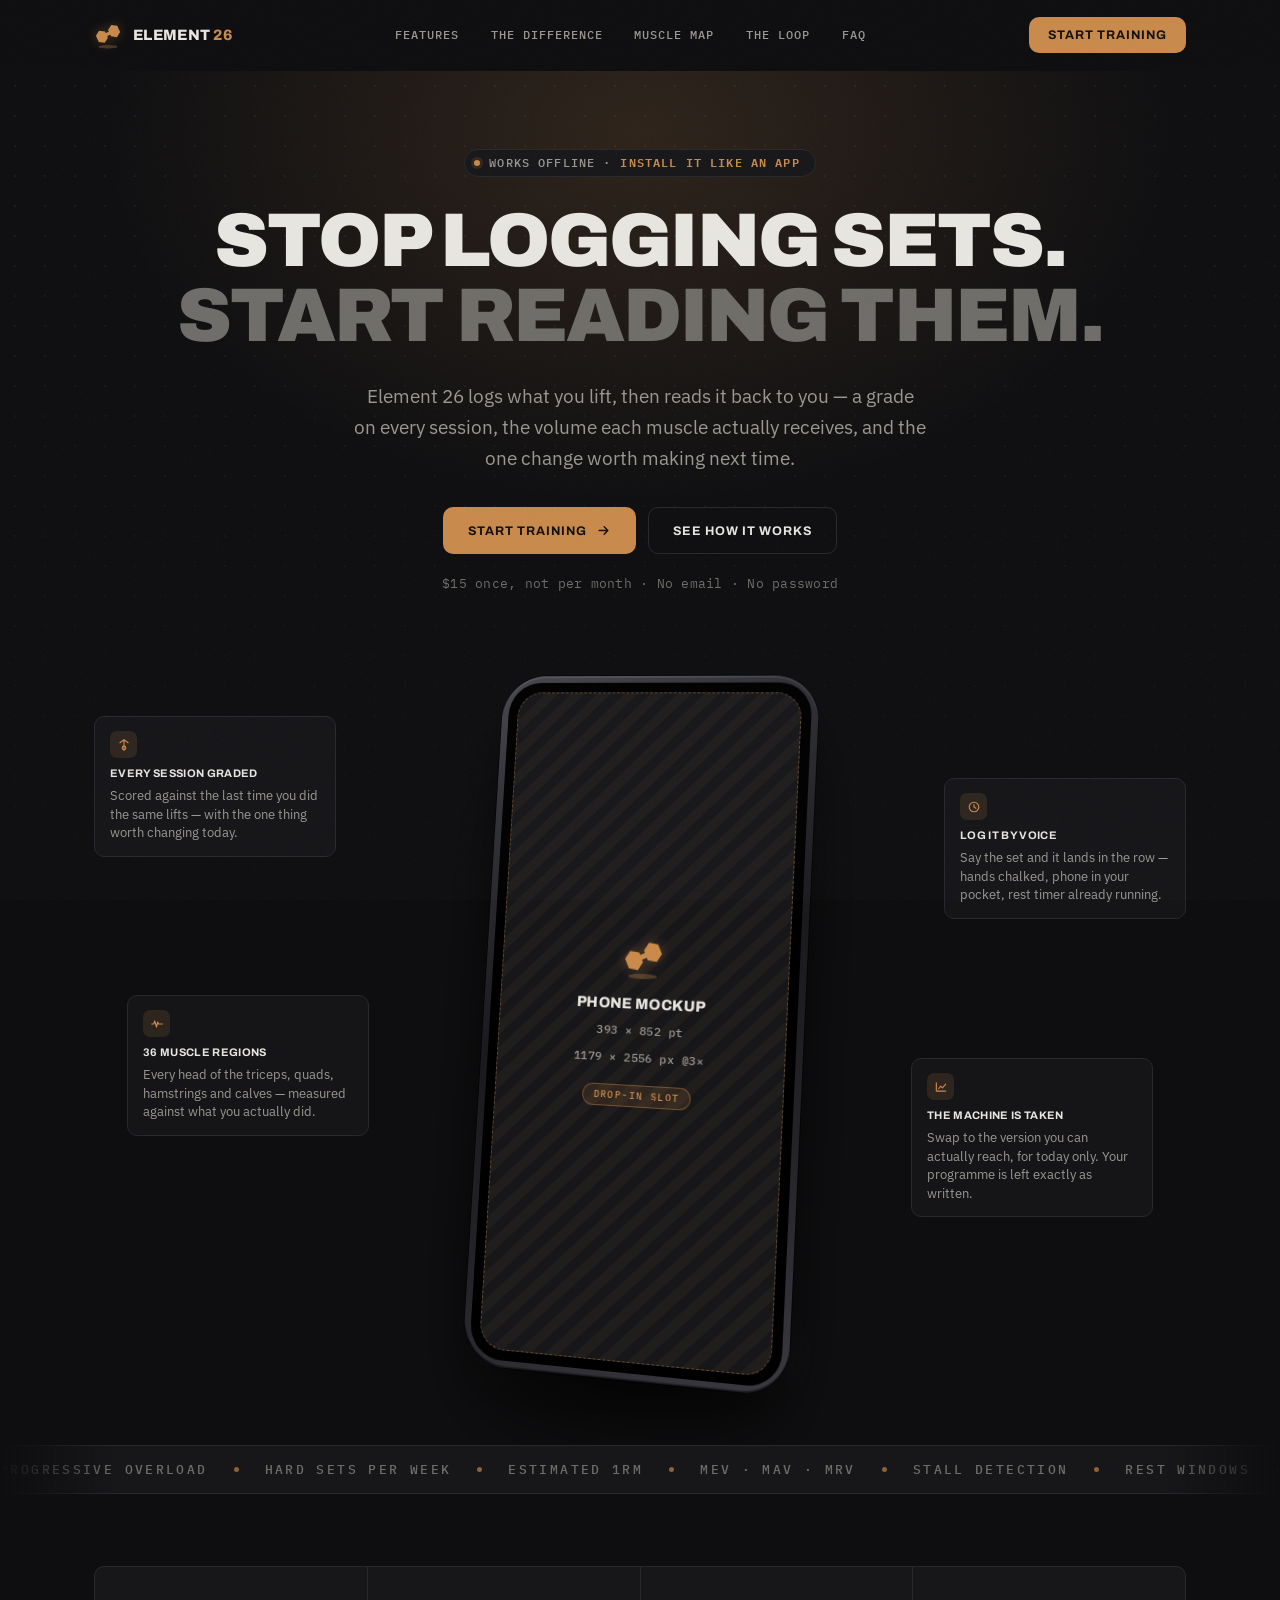
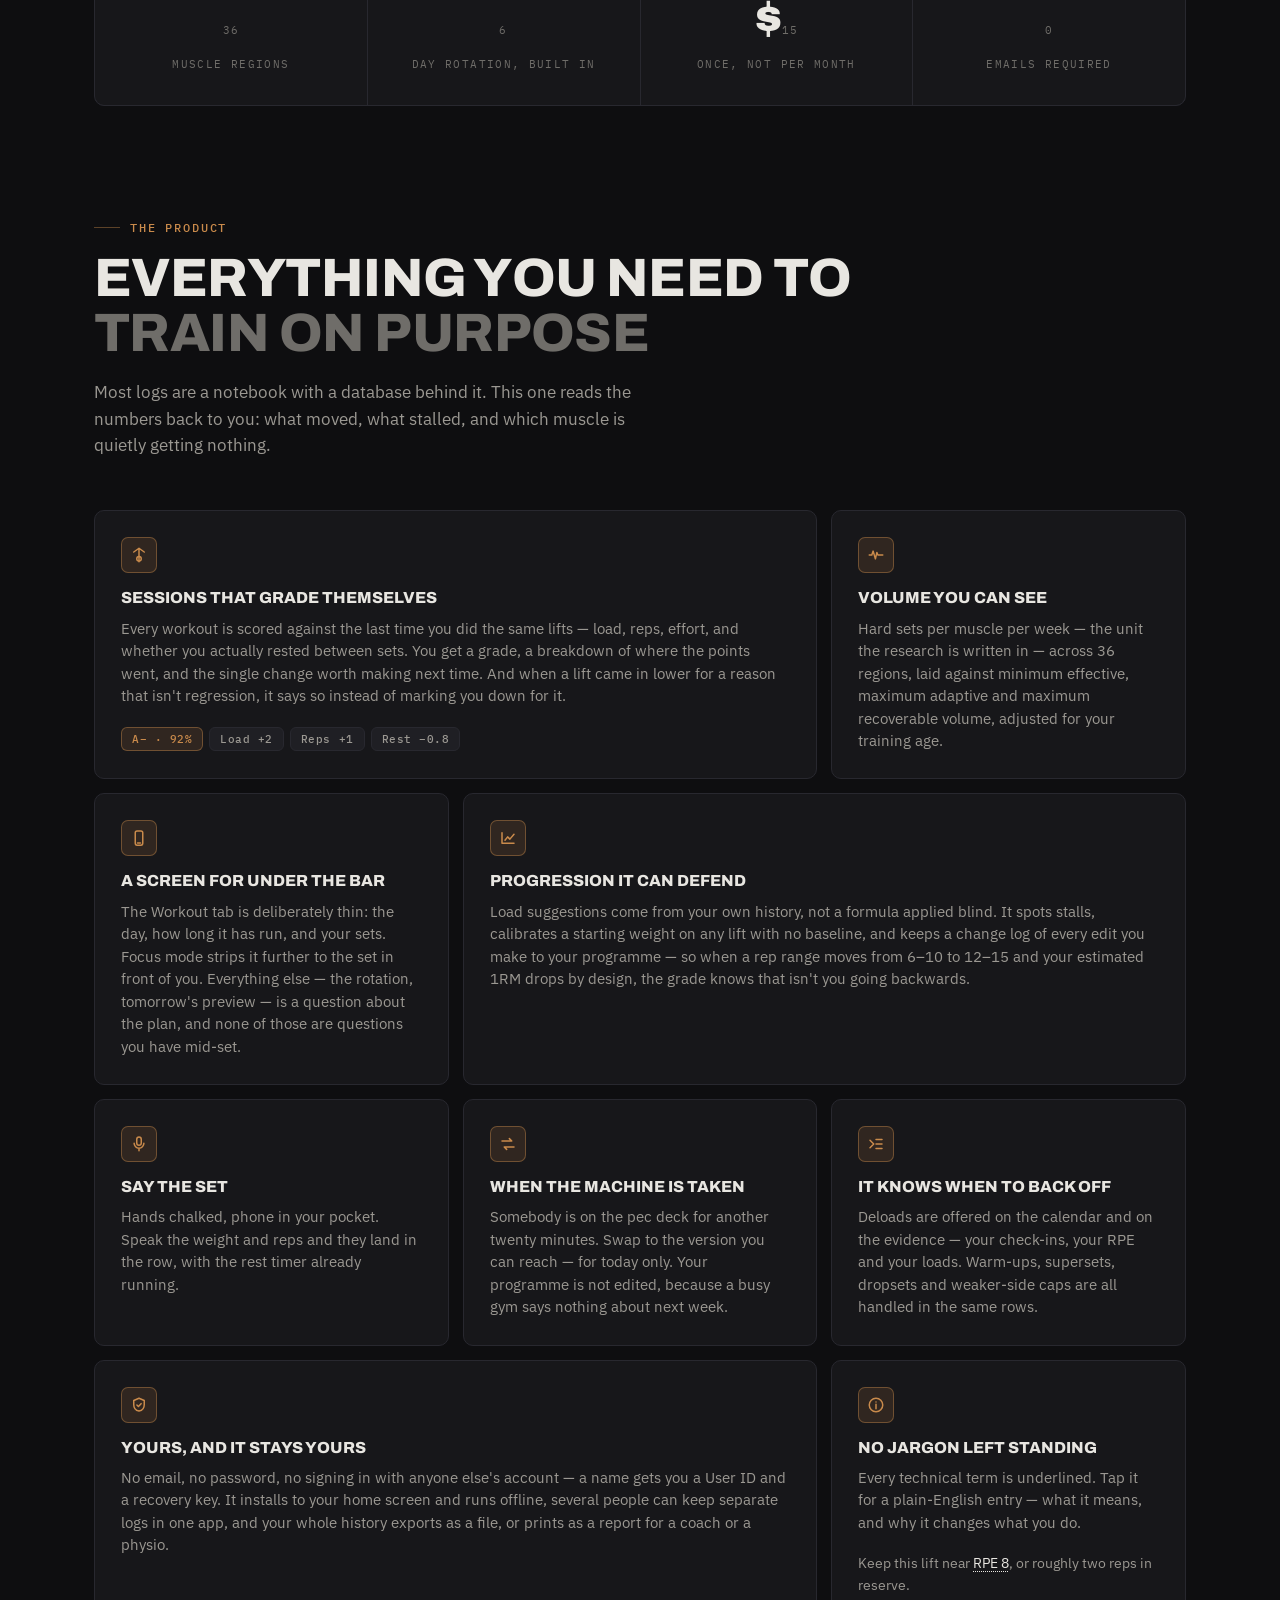
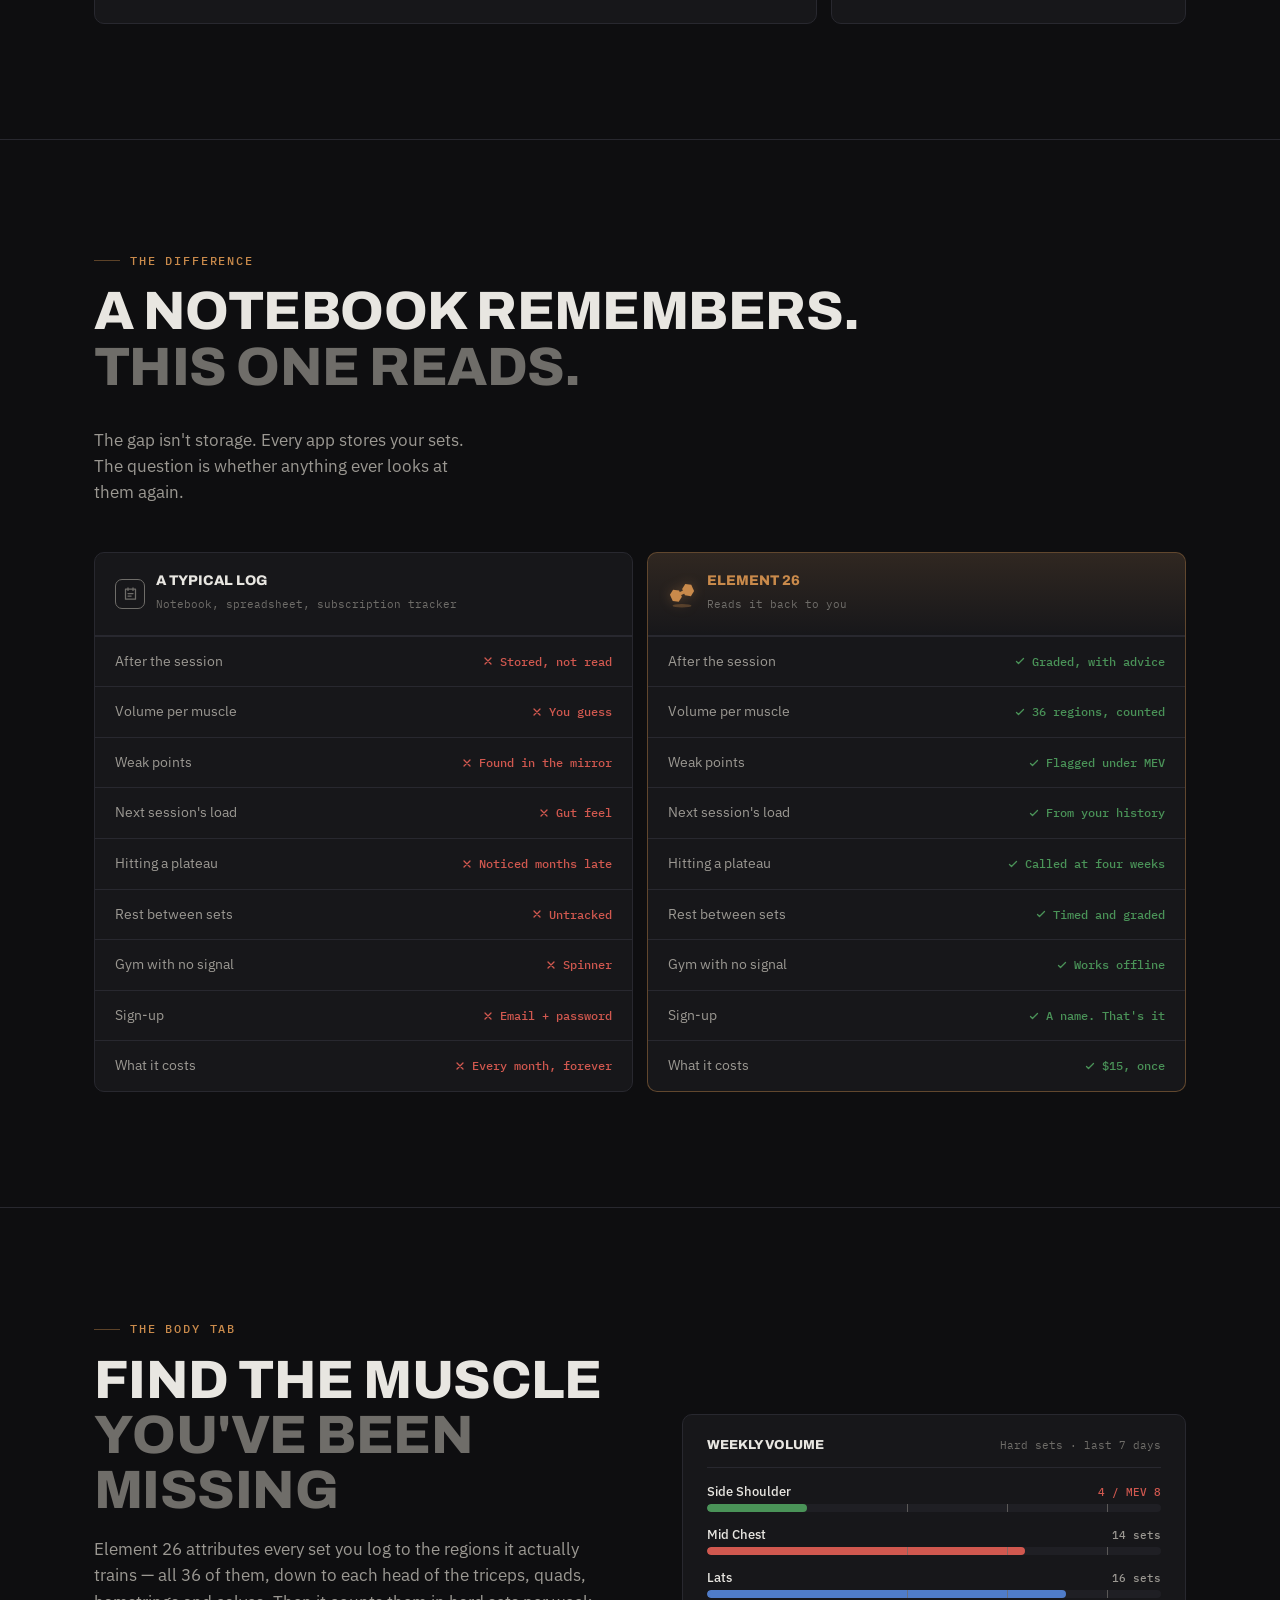
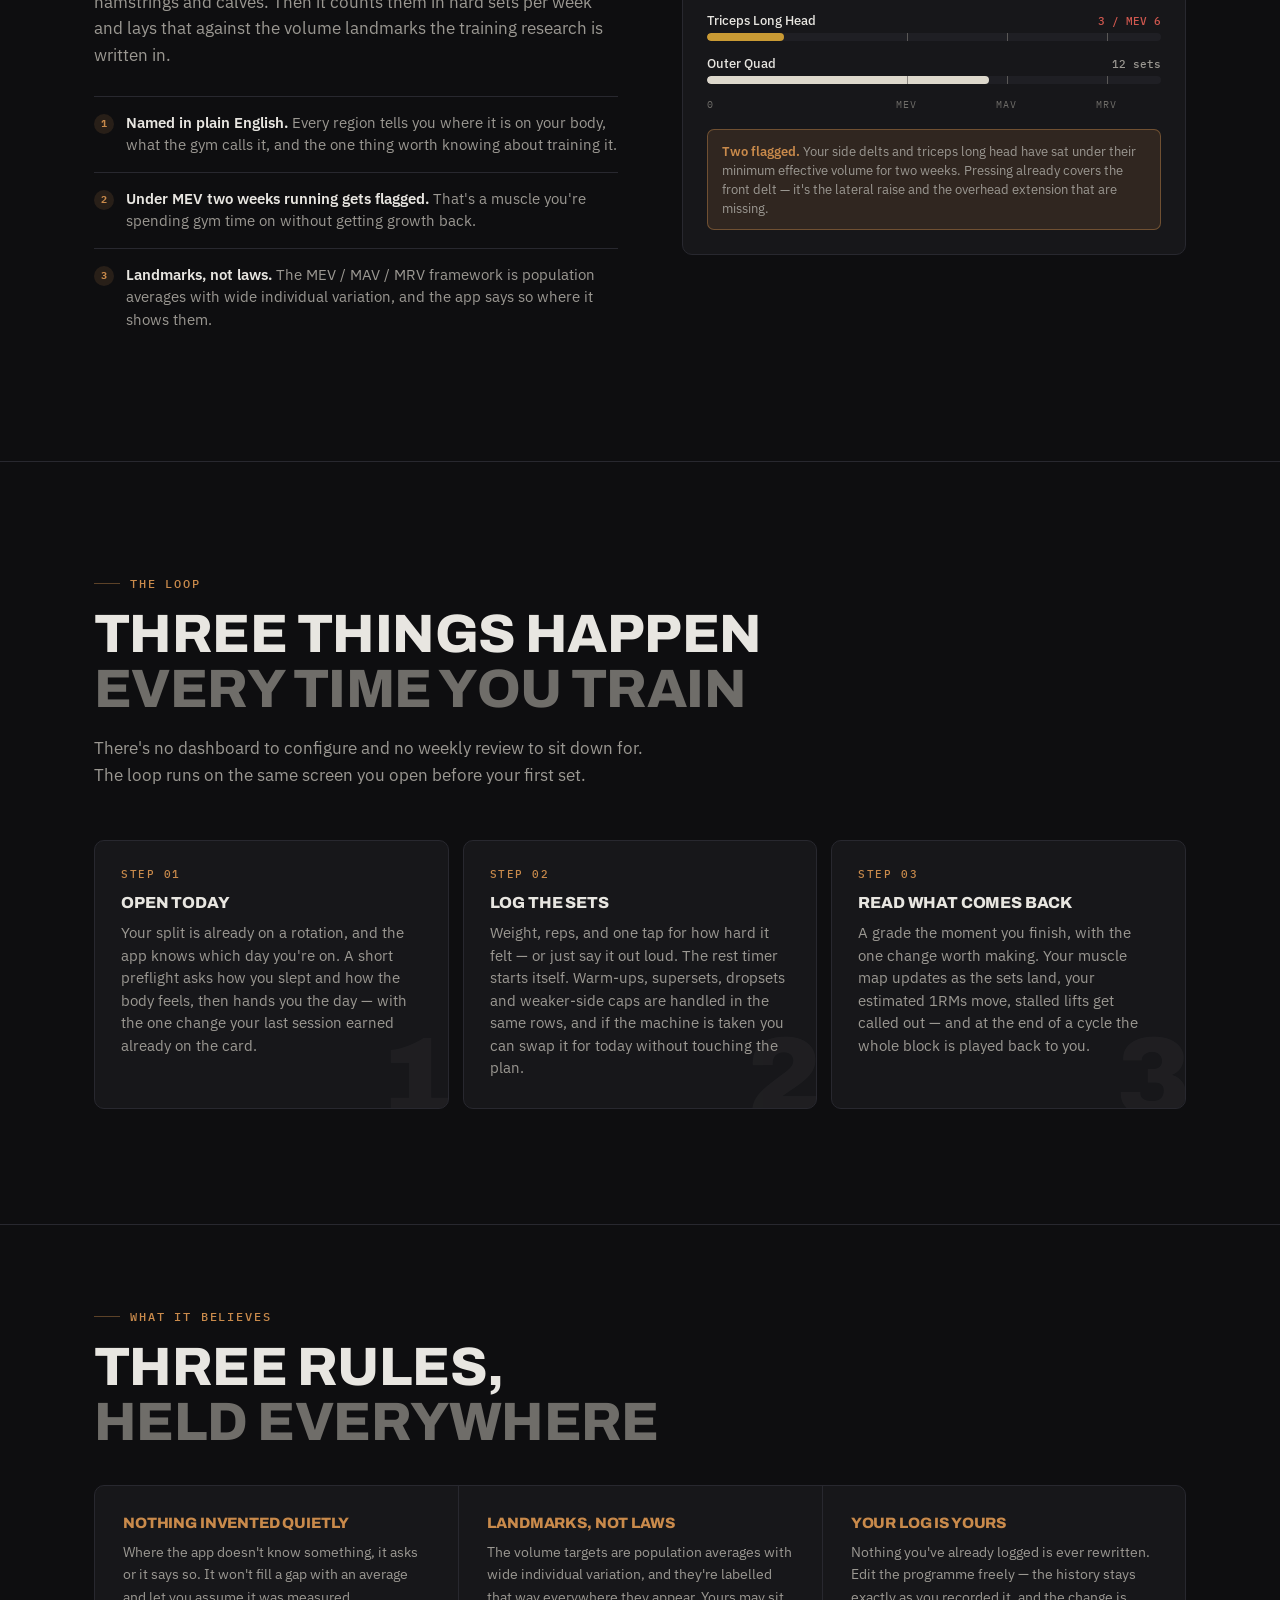
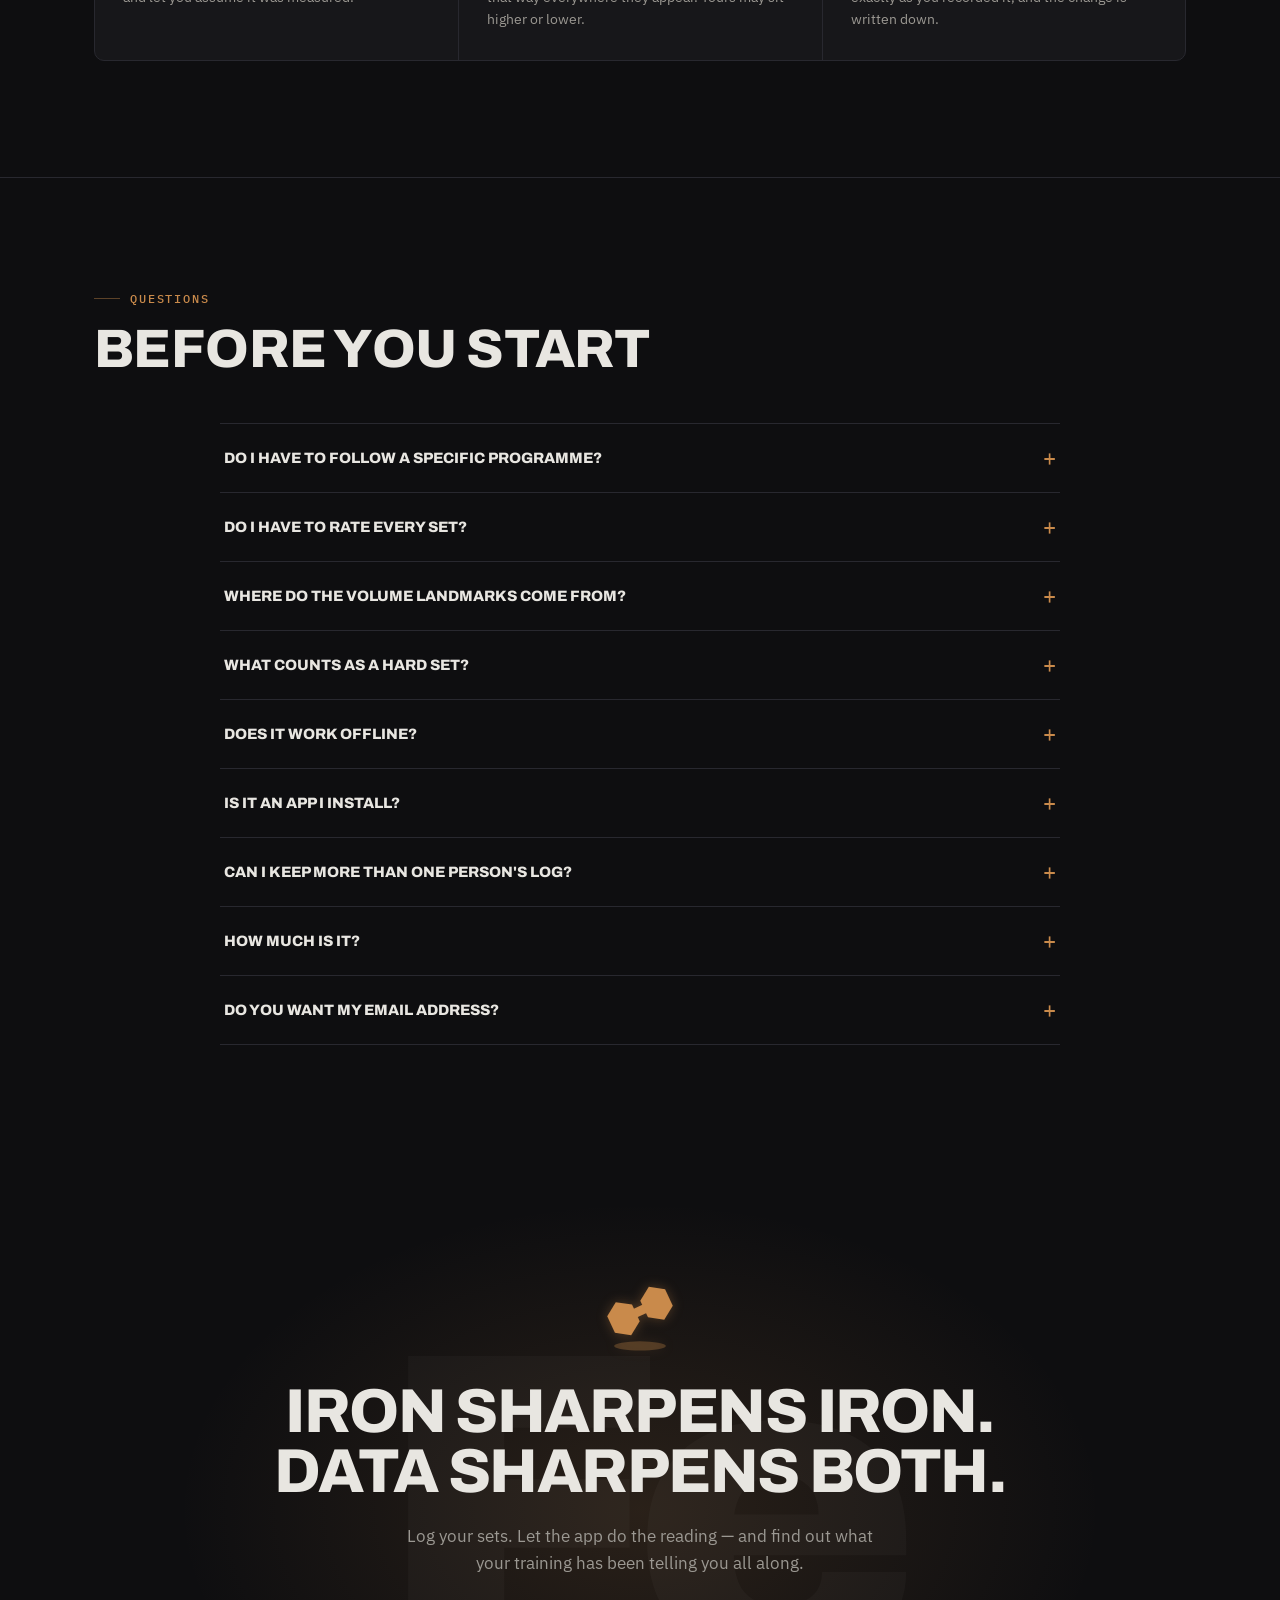
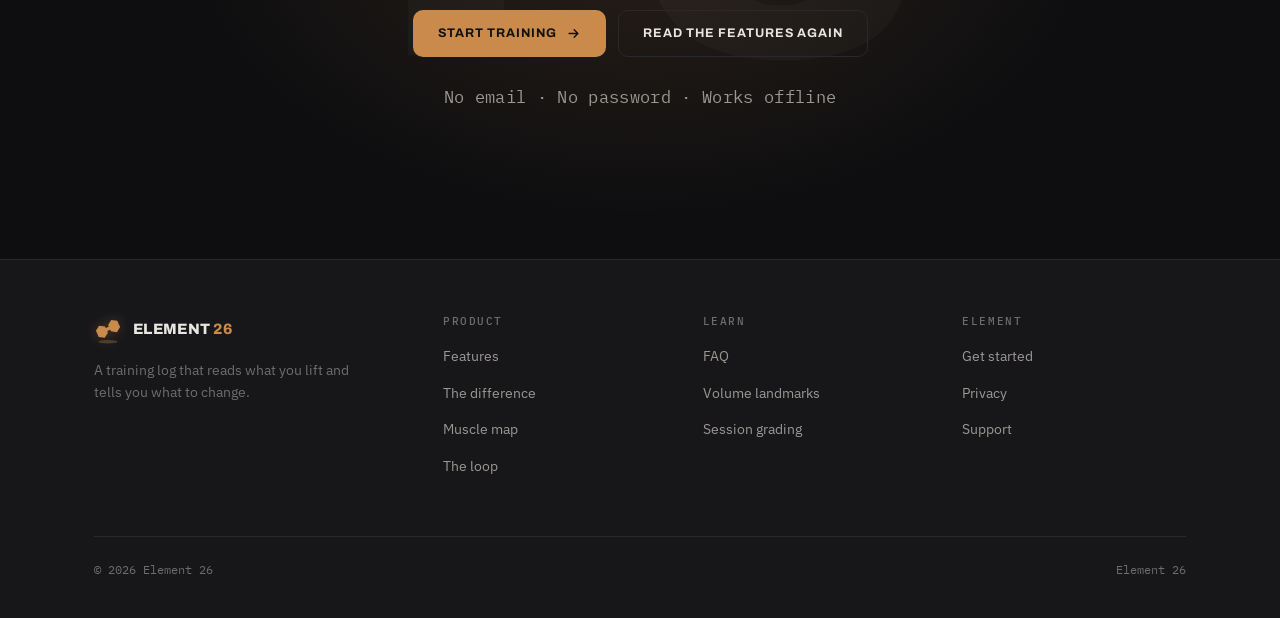
<file: index.html>
<!DOCTYPE html>
<html lang="en">
<head>
<meta charset="UTF-8">
<meta name="viewport" content="width=device-width, initial-scale=1">
<meta name="theme-color" content="#0e0e10">
<title>Element 26 — The training log that reads what you lift</title>
<meta name="description" content="Element 26 logs what you lift and reads it back to you: a grade on every session, the volume each of 36 muscle regions actually receives, and the one change worth making next time.">

<meta property="og:type" content="website">
<meta property="og:title" content="Element 26 — The training log that reads what you lift">
<meta property="og:description" content="A grade on every session. Volume tracked across 36 muscle regions against real landmarks. Progression that comes from your own history.">

<link rel="icon" href="data:image/svg+xml,%3Csvg xmlns='http://www.w3.org/2000/svg' viewBox='0 0 100 100'%3E%3Crect width='100' height='100' rx='14' fill='%230e0e10'/%3E%3Cg transform='translate(50 50) scale(.6016) translate(-50 -52.249)'%3E%3Cellipse cx='50' cy='92' rx='34' ry='6' fill='%23c98a4b' opacity='.3'/%3E%3Cg transform='translate(0 -4) rotate(-25 50 50)' fill='%23c98a4b'%3E%3Crect x='26' y='44' width='48' height='12'/%3E%3Cpolygon points='26,26 44,38 44,62 26,74 8,62 8,38'/%3E%3Cpolygon points='74,26 92,38 92,62 74,74 56,62 56,38'/%3E%3C/g%3E%3C/g%3E%3C/svg%3E">

<link rel="preconnect" href="https://fonts.googleapis.com">
<link rel="preconnect" href="https://fonts.gstatic.com" crossorigin>
<link href="https://fonts.googleapis.com/css2?family=Archivo:wght@600;700;800;900&family=IBM+Plex+Mono:wght@400;500;600;700&family=IBM+Plex+Sans:wght@400;500;600&display=swap" rel="stylesheet">
<link rel="stylesheet" href="assets/styles.css">
</head>
<body>

<!-- THE MARK, defined once and reused by <use>: the same glyph the app defines
     as #e26-mark, so the site and the product cannot drift apart. Two hexagonal
     plates on a tilted bar over a ground-contact ellipse, all in currentColor. -->
<svg width="0" height="0" style="position:absolute" aria-hidden="true">
  <symbol id="e26-mark" viewBox="0 0 100 100">
    <ellipse cx="50" cy="92" rx="34" ry="6" fill="currentColor" opacity="0.3"></ellipse>
    <g transform="translate(0 -4) rotate(-25 50 50)">
      <rect x="26" y="44" width="48" height="12" fill="currentColor"></rect>
      <polygon points="26,26 44,38 44,62 26,74 8,62 8,38" fill="currentColor"></polygon>
      <polygon points="74,26 92,38 92,62 74,74 56,62 56,38" fill="currentColor"></polygon>
    </g>
  </symbol>
</svg>

<div class="grain" aria-hidden="true"></div>
<span class="rail l" aria-hidden="true">Train &middot; Log &middot; Read</span>
<span class="rail r" aria-hidden="true">Element 26</span>

<!-- ============================ HEADER ============================ -->
<header id="hdr">
  <div class="wrap hd">
    <a class="brand" href="#top" aria-label="Element 26, home">
      <svg class="mk" aria-hidden="true"><use href="#e26-mark"></use></svg>
      <span class="wm">Element&nbsp;<em>26</em></span>
    </a>

    <nav class="nav" id="nav" aria-label="Main">
      <a href="#features">Features</a>
      <a href="#difference">The difference</a>
      <a href="#body">Muscle map</a>
      <a href="#loop">The loop</a>
      <a href="#faq">FAQ</a>
    </nav>

    <div class="hd-cta">
      <button class="burger" id="burger" aria-label="Menu" aria-expanded="false" aria-controls="nav">
        <svg viewBox="0 0 24 24" fill="none" stroke="currentColor" stroke-width="2" stroke-linecap="round"><path d="M4 7h16M4 12h16M4 17h16"/></svg>
      </button>
      <a class="btn" href="buy.html"><span>Start<span class="wide-only">&nbsp;training</span></span></a>
    </div>
  </div>
  <span id="prog" aria-hidden="true"></span>
</header>

<main id="top">

<!-- ============================ HERO ============================ -->
<section class="hero">
  <span class="glow" aria-hidden="true"></span>
  <span class="grid" aria-hidden="true"></span>

  <div class="wrap">
    <div class="hero-in">
      <span class="eyebrow"><span class="dot"></span> Works offline &middot; <b>Install it like an app</b></span>

      <h1>
        <span class="line"><span>Stop logging sets.</span></span>
        <span class="line"><span class="sub">Start reading them.</span></span>
      </h1>

      <p class="lede">
        Element 26 logs what you lift, then reads it back to you — a grade on every
        session, the volume each muscle actually receives, and the one change worth
        making next time.
      </p>

      <div class="hero-btns">
        <a class="btn" href="buy.html">
          <span>Start training</span>
          <svg viewBox="0 0 24 24" fill="none" stroke="currentColor" stroke-width="2.2" stroke-linecap="round" stroke-linejoin="round"><path d="M5 12h13M13 6l6 6-6 6"/></svg>
        </a>
        <a class="btn ghost" href="#loop"><span>See how it works</span></a>
      </div>

      <p class="hero-note">$15 once, not per month &middot; No email &middot; No password</p>
    </div>

    <!-- ---------------- the phone ---------------- -->
    <div class="stage">
      <div class="floats">
        <div class="float f1" data-par="0.05">
          <span class="fic" aria-hidden="true"><svg viewBox="0 0 24 24" fill="none" stroke="currentColor" stroke-width="2" stroke-linecap="round" stroke-linejoin="round"><path d="M12 3v18M5 8l7-5 7 5"/><circle cx="12" cy="17" r="3"/></svg></span>
          <b>Every session graded</b>
          <p>Scored against the last time you did the same lifts — with the one thing worth changing today.</p>
        </div>
        <div class="float f2" data-par="0.09">
          <span class="fic" aria-hidden="true"><svg viewBox="0 0 24 24" fill="none" stroke="currentColor" stroke-width="2" stroke-linecap="round" stroke-linejoin="round"><path d="M3 12h3.4l1.8-5.2 3 10.4 2-8.6 1.3 3.4H21"/></svg></span>
          <b>36 muscle regions</b>
          <p>Every head of the triceps, quads, hamstrings and calves — measured against what you actually did.</p>
        </div>
        <div class="float f3" data-par="0.07">
          <span class="fic" aria-hidden="true"><svg viewBox="0 0 24 24" fill="none" stroke="currentColor" stroke-width="2" stroke-linecap="round" stroke-linejoin="round"><circle cx="12" cy="12" r="8.2"/><path d="M12 8v4l3.3 2.2"/></svg></span>
          <b>Log it by voice</b>
          <p>Say the set and it lands in the row — hands chalked, phone in your pocket, rest timer already running.</p>
        </div>
        <div class="float f4" data-par="0.11">
          <span class="fic" aria-hidden="true"><svg viewBox="0 0 24 24" fill="none" stroke="currentColor" stroke-width="2" stroke-linecap="round" stroke-linejoin="round"><path d="M4 19V5M4 19h16M8 15l3.5-4.5 3 3L20 7"/></svg></span>
          <b>The machine is taken</b>
          <p>Swap to the version you can actually reach, for today only. Your programme is left exactly as written.</p>
        </div>
      </div>

      <span class="phone-shadow" aria-hidden="true"></span>

      <div class="phone">
        <span class="btn-side btn-power" aria-hidden="true"></span>
        <span class="btn-side btn-vol" aria-hidden="true"></span>
        <span class="btn-side btn-vol2" aria-hidden="true"></span>
        <!-- PLACEHOLDER — awaiting the supplied phone mockup.
             To drop the real thing back in, replace this whole .screen block with:

               <div class="screen">
                 <img class="app-shot" src="assets/YOUR-MOCKUP.png"
                      width="786" height="1704" alt="…">
                 <span class="island" aria-hidden="true"></span>
               </div>

             The frame is locked to the iPhone 15's 393:852 ratio, so any
             screenshot at that ratio drops in without cropping or stretching.
             assets/app-screen.png is the previous real capture, kept for reference. -->
        <div class="screen is-placeholder">
          <div class="shot-slot">
            <svg class="mk" aria-hidden="true"><use href="#e26-mark"></use></svg>
            <b>Phone mockup</b>
            <span class="dim">393 &times; 852 pt</span>
            <span class="dim">1179 &times; 2556 px @3&times;</span>
            <span class="hint">Drop-in slot</span>
          </div>
        </div>
      </div>
    </div>
  </div>
</section>

<!-- ============================ MARQUEE ============================ -->
<div class="marquee" aria-hidden="true">
  <div class="mq-track">
    <span>Progressive overload</span><span>Hard sets per week</span><span>Estimated 1RM</span>
    <span>MEV &middot; MAV &middot; MRV</span><span>Stall detection</span><span>Rest windows</span>
    <span>36 muscle regions</span><span>Session grade</span><span>PR tracking</span>
    <span>Progressive overload</span><span>Hard sets per week</span><span>Estimated 1RM</span>
    <span>MEV &middot; MAV &middot; MRV</span><span>Stall detection</span><span>Rest windows</span>
    <span>36 muscle regions</span><span>Session grade</span><span>PR tracking</span>
  </div>
</div>

<!-- ============================ SPEC STRIP ============================ -->
<section class="specs" style="padding-top:clamp(48px,6vw,72px);padding-bottom:0">
  <div class="wrap">
    <div class="specs-grid rv">
      <div class="spec"><b><span class="count" data-to="36">0</span></b><span>Muscle regions</span></div>
      <div class="spec"><b><span class="count" data-to="6">0</span></b><span>Day rotation, built in</span></div>
      <div class="spec"><b>$<span class="count" data-to="15">0</span></b><span>Once, not per month</span></div>
      <div class="spec"><b><span class="count" data-to="0">0</span></b><span>Emails required</span></div>
    </div>
  </div>
</section>

<!-- ============================ FEATURES ============================ -->
<section id="features">
  <div class="wrap">
    <span class="kick rv">The product</span>
    <h2 class="sec-h rv">Everything you need to<br><em>train on purpose</em></h2>
    <p class="sec-p rv">
      Most logs are a notebook with a database behind it. This one reads the numbers
      back to you: what moved, what stalled, and which muscle is quietly getting
      nothing.
    </p>

    <div class="bento">
      <div class="cell wide rv">
        <span class="cic" aria-hidden="true"><svg viewBox="0 0 24 24" fill="none" stroke="currentColor" stroke-width="2" stroke-linecap="round" stroke-linejoin="round"><path d="M12 3v18M5 8l7-5 7 5"/><circle cx="12" cy="17" r="3"/></svg></span>
        <h3>Sessions that grade themselves</h3>
        <p>
          Every workout is scored against the last time you did the same lifts — load,
          reps, effort, and whether you actually rested between sets. You get a grade, a
          breakdown of where the points went, and the single change worth making next
          time. And when a lift came in lower for a reason that isn't regression, it
          says so instead of marking you down for it.
        </p>
        <div class="demo chips">
          <span class="chip on">A− · 92%</span><span class="chip">Load +2</span>
          <span class="chip">Reps +1</span><span class="chip">Rest −0.8</span>
        </div>
      </div>

      <div class="cell rv">
        <span class="cic" aria-hidden="true"><svg viewBox="0 0 24 24" fill="none" stroke="currentColor" stroke-width="2" stroke-linecap="round" stroke-linejoin="round"><path d="M3 12h3.4l1.8-5.2 3 10.4 2-8.6 1.3 3.4H21"/></svg></span>
        <h3>Volume you can see</h3>
        <p>
          Hard sets per muscle per week — the unit the research is written in — across 36
          regions, laid against minimum effective, maximum adaptive and maximum
          recoverable volume, adjusted for your training age.
        </p>
      </div>

      <div class="cell rv">
        <span class="cic" aria-hidden="true"><svg viewBox="0 0 24 24" fill="none" stroke="currentColor" stroke-width="2" stroke-linecap="round" stroke-linejoin="round"><rect x="7" y="2.5" width="10" height="19" rx="2.4"/><path d="M10 18.5h4"/></svg></span>
        <h3>A screen for under the bar</h3>
        <p>
          The Workout tab is deliberately thin: the day, how long it has run, and your sets.
          Focus mode strips it further to the set in front of you. Everything else — the
          rotation, tomorrow's preview — is a question about the plan, and none of those
          are questions you have mid-set.
        </p>
      </div>

      <div class="cell wide rv">
        <span class="cic" aria-hidden="true"><svg viewBox="0 0 24 24" fill="none" stroke="currentColor" stroke-width="2" stroke-linecap="round" stroke-linejoin="round"><path d="M4 19V5M4 19h16M8 15l3.5-4.5 3 3L20 7"/></svg></span>
        <h3>Progression it can defend</h3>
        <p>
          Load suggestions come from your own history, not a formula applied blind. It spots
          stalls, calibrates a starting weight on any lift with no baseline, and keeps a
          change log of every edit you make to your programme — so when a rep range moves
          from 6–10 to 12–15 and your estimated 1RM drops by design, the grade knows that
          isn't you going backwards.
        </p>
        <div class="demo spark" aria-hidden="true">
          <i data-h="38"></i><i data-h="46"></i><i data-h="42"></i><i data-h="58"></i>
          <i data-h="54"></i><i data-h="66"></i><i data-h="62"></i><i data-h="74"></i>
          <i data-h="70"></i><i data-h="84"></i><i data-h="92" class="hi"></i><i data-h="100" class="hi"></i>
        </div>
      </div>

      <div class="cell rv">
        <span class="cic" aria-hidden="true"><svg viewBox="0 0 24 24" fill="none" stroke="currentColor" stroke-width="2" stroke-linecap="round" stroke-linejoin="round"><rect x="9" y="2.5" width="6" height="11" rx="3"/><path d="M5.5 11a6.5 6.5 0 0 0 13 0M12 17.5V21"/></svg></span>
        <h3>Say the set</h3>
        <p>
          Hands chalked, phone in your pocket. Speak the weight and reps and they land in the
          row, with the rest timer already running.
        </p>
      </div>

      <div class="cell rv">
        <span class="cic" aria-hidden="true"><svg viewBox="0 0 24 24" fill="none" stroke="currentColor" stroke-width="2" stroke-linecap="round" stroke-linejoin="round"><path d="M4 8h13l-3.2-3.2M20 16H7l3.2 3.2"/></svg></span>
        <h3>When the machine is taken</h3>
        <p>
          Somebody is on the pec deck for another twenty minutes. Swap to the version you can
          reach — for today only. Your programme is not edited, because a busy gym says
          nothing about next week.
        </p>
      </div>

      <div class="cell rv">
        <span class="cic" aria-hidden="true"><svg viewBox="0 0 24 24" fill="none" stroke="currentColor" stroke-width="2" stroke-linecap="round" stroke-linejoin="round"><path d="M4 7l5 5-5 5"/><path d="M12 12h8"/><path d="M12 6h8M12 18h8"/></svg></span>
        <h3>It knows when to back off</h3>
        <p>
          Deloads are offered on the calendar and on the evidence — your check-ins, your RPE
          and your loads. Warm-ups, supersets, dropsets and weaker-side caps are all
          handled in the same rows.
        </p>
      </div>

      <div class="cell wide rv">
        <span class="cic" aria-hidden="true"><svg viewBox="0 0 24 24" fill="none" stroke="currentColor" stroke-width="2" stroke-linecap="round" stroke-linejoin="round"><path d="M12 3l7 3v5.5c0 4.2-2.9 7.6-7 8.5-4.1-.9-7-4.3-7-8.5V6z"/><path d="M9.2 12l2 2 3.6-3.8"/></svg></span>
        <h3>Yours, and it stays yours</h3>
        <p>
          No email, no password, no signing in with anyone else's account — a name gets you a
          User ID and a recovery key. It installs to your home screen and runs offline,
          several people can keep separate logs in one app, and your whole history exports
          as a file, or prints as a report for a coach or a physio.
        </p>
      </div>

      <div class="cell rv">
        <span class="cic" aria-hidden="true"><svg viewBox="0 0 24 24" fill="none" stroke="currentColor" stroke-width="2" stroke-linecap="round" stroke-linejoin="round"><circle cx="12" cy="12" r="9"/><path d="M12 17v-6M12 8h.01"/></svg></span>
        <h3>No jargon left standing</h3>
        <p>
          Every technical term is underlined. Tap it for a plain-English entry — what it
          means, and why it changes what you do.
        </p>
        <div class="demo termdemo">
          Keep this lift near <span class="term" title="RPE — how hard a set felt, on a scale where 10 means you could not have done another rep.">RPE&nbsp;8</span>, or roughly two reps in reserve.
        </div>
      </div>

    </div>
  </div>
</section>

<hr class="rule">

<!-- ============================ THE DIFFERENCE ============================ -->
<section id="difference">
  <div class="wrap">
    <div class="cmp-head">
      <div>
        <span class="kick rv">The difference</span>
        <h2 class="sec-h rv" style="margin-bottom:0">A notebook remembers.<br><em>This one reads.</em></h2>
      </div>
      <p class="sec-p rv" style="max-width:38ch">
        The gap isn't storage. Every app stores your sets. The question is whether
        anything ever looks at them again.
      </p>
    </div>

    <div class="cmp">
      <div class="col rv">
        <div class="col-h">
          <span class="ico" aria-hidden="true"><svg viewBox="0 0 24 24" fill="none" stroke="currentColor" stroke-width="2" stroke-linecap="round" stroke-linejoin="round"><path d="M4 5h16v16H4zM8 3v4M16 3v4M8 12h8M8 16h5"/></svg></span>
          <span><b>A typical log</b><i>Notebook, spreadsheet, subscription tracker</i></span>
        </div>
        <div class="row"><span class="lbl">After the session</span><span class="val no"><svg viewBox="0 0 24 24" fill="none" stroke="currentColor" stroke-width="2.6" stroke-linecap="round"><path d="M6 6l12 12M18 6L6 18"/></svg>Stored, not read</span></div>
        <div class="row"><span class="lbl">Volume per muscle</span><span class="val no"><svg viewBox="0 0 24 24" fill="none" stroke="currentColor" stroke-width="2.6" stroke-linecap="round"><path d="M6 6l12 12M18 6L6 18"/></svg>You guess</span></div>
        <div class="row"><span class="lbl">Weak points</span><span class="val no"><svg viewBox="0 0 24 24" fill="none" stroke="currentColor" stroke-width="2.6" stroke-linecap="round"><path d="M6 6l12 12M18 6L6 18"/></svg>Found in the mirror</span></div>
        <div class="row"><span class="lbl">Next session's load</span><span class="val no"><svg viewBox="0 0 24 24" fill="none" stroke="currentColor" stroke-width="2.6" stroke-linecap="round"><path d="M6 6l12 12M18 6L6 18"/></svg>Gut feel</span></div>
        <div class="row"><span class="lbl">Hitting a plateau</span><span class="val no"><svg viewBox="0 0 24 24" fill="none" stroke="currentColor" stroke-width="2.6" stroke-linecap="round"><path d="M6 6l12 12M18 6L6 18"/></svg>Noticed months late</span></div>
        <div class="row"><span class="lbl">Rest between sets</span><span class="val no"><svg viewBox="0 0 24 24" fill="none" stroke="currentColor" stroke-width="2.6" stroke-linecap="round"><path d="M6 6l12 12M18 6L6 18"/></svg>Untracked</span></div>
        <div class="row"><span class="lbl">Gym with no signal</span><span class="val no"><svg viewBox="0 0 24 24" fill="none" stroke="currentColor" stroke-width="2.6" stroke-linecap="round"><path d="M6 6l12 12M18 6L6 18"/></svg>Spinner</span></div>
        <div class="row"><span class="lbl">Sign-up</span><span class="val no"><svg viewBox="0 0 24 24" fill="none" stroke="currentColor" stroke-width="2.6" stroke-linecap="round"><path d="M6 6l12 12M18 6L6 18"/></svg>Email + password</span></div>
        <div class="row"><span class="lbl">What it costs</span><span class="val no"><svg viewBox="0 0 24 24" fill="none" stroke="currentColor" stroke-width="2.6" stroke-linecap="round"><path d="M6 6l12 12M18 6L6 18"/></svg>Every month, forever</span></div>
      </div>

      <div class="col mine rv">
        <div class="col-h">
          <svg class="mk" aria-hidden="true"><use href="#e26-mark"></use></svg>
          <span><b>Element 26</b><i>Reads it back to you</i></span>
        </div>
        <div class="row"><span class="lbl">After the session</span><span class="val yes"><svg viewBox="0 0 24 24" fill="none" stroke="currentColor" stroke-width="2.6" stroke-linecap="round" stroke-linejoin="round"><path d="M5 13l4 4L19 7"/></svg>Graded, with advice</span></div>
        <div class="row"><span class="lbl">Volume per muscle</span><span class="val yes"><svg viewBox="0 0 24 24" fill="none" stroke="currentColor" stroke-width="2.6" stroke-linecap="round" stroke-linejoin="round"><path d="M5 13l4 4L19 7"/></svg>36 regions, counted</span></div>
        <div class="row"><span class="lbl">Weak points</span><span class="val yes"><svg viewBox="0 0 24 24" fill="none" stroke="currentColor" stroke-width="2.6" stroke-linecap="round" stroke-linejoin="round"><path d="M5 13l4 4L19 7"/></svg>Flagged under MEV</span></div>
        <div class="row"><span class="lbl">Next session's load</span><span class="val yes"><svg viewBox="0 0 24 24" fill="none" stroke="currentColor" stroke-width="2.6" stroke-linecap="round" stroke-linejoin="round"><path d="M5 13l4 4L19 7"/></svg>From your history</span></div>
        <div class="row"><span class="lbl">Hitting a plateau</span><span class="val yes"><svg viewBox="0 0 24 24" fill="none" stroke="currentColor" stroke-width="2.6" stroke-linecap="round" stroke-linejoin="round"><path d="M5 13l4 4L19 7"/></svg>Called at four weeks</span></div>
        <div class="row"><span class="lbl">Rest between sets</span><span class="val yes"><svg viewBox="0 0 24 24" fill="none" stroke="currentColor" stroke-width="2.6" stroke-linecap="round" stroke-linejoin="round"><path d="M5 13l4 4L19 7"/></svg>Timed and graded</span></div>
        <div class="row"><span class="lbl">Gym with no signal</span><span class="val yes"><svg viewBox="0 0 24 24" fill="none" stroke="currentColor" stroke-width="2.6" stroke-linecap="round" stroke-linejoin="round"><path d="M5 13l4 4L19 7"/></svg>Works offline</span></div>
        <div class="row"><span class="lbl">Sign-up</span><span class="val yes"><svg viewBox="0 0 24 24" fill="none" stroke="currentColor" stroke-width="2.6" stroke-linecap="round" stroke-linejoin="round"><path d="M5 13l4 4L19 7"/></svg>A name. That's it</span></div>
        <div class="row"><span class="lbl">What it costs</span><span class="val yes"><svg viewBox="0 0 24 24" fill="none" stroke="currentColor" stroke-width="2.6" stroke-linecap="round" stroke-linejoin="round"><path d="M5 13l4 4L19 7"/></svg>$15, once</span></div>
      </div>
    </div>
  </div>
</section>

<hr class="rule">

<!-- ============================ MUSCLE MAP ============================ -->
<section id="body">
  <div class="wrap split">
    <div>
      <span class="kick rv">The body tab</span>
      <h2 class="sec-h rv">Find the muscle<br><em>you've been missing</em></h2>
      <p class="sec-p rv">
        Element 26 attributes every set you log to the regions it actually trains — all
        36 of them, down to each head of the triceps, quads, hamstrings and calves. Then
        it counts them in hard sets per week and lays that against the volume landmarks
        the training research is written in.
      </p>

      <ul class="bullets">
        <li class="rv"><span class="bic" aria-hidden="true">1</span><span><b>Named in plain English.</b> Every region tells you where it is on your body, what the gym calls it, and the one thing worth knowing about training it.</span></li>
        <li class="rv"><span class="bic" aria-hidden="true">2</span><span><b>Under MEV two weeks running gets flagged.</b> That's a muscle you're spending gym time on without getting growth back.</span></li>
        <li class="rv"><span class="bic" aria-hidden="true">3</span><span><b>Landmarks, not laws.</b> The MEV / MAV / MRV framework is population averages with wide individual variation, and the app says so where it shows them.</span></li>
      </ul>
    </div>

    <div class="panel rv">
      <div class="panel-h"><b>Weekly volume</b><i>Hard sets · last 7 days</i></div>

      <div class="vol">
        <div class="vol-t"><b>Side Shoulder</b><i class="under">4 / MEV 8</i></div>
        <div class="bar"><span class="fill" style="--m:var(--shoulders)" data-w="22"></span>
          <span class="tick" style="left:44%"></span><span class="tick" style="left:66%"></span><span class="tick" style="left:88%"></span></div>
      </div>

      <div class="vol">
        <div class="vol-t"><b>Mid Chest</b><i>14 sets</i></div>
        <div class="bar"><span class="fill" style="--m:var(--chest)" data-w="70"></span>
          <span class="tick" style="left:44%"></span><span class="tick" style="left:66%"></span><span class="tick" style="left:88%"></span></div>
      </div>

      <div class="vol">
        <div class="vol-t"><b>Lats</b><i>16 sets</i></div>
        <div class="bar"><span class="fill" style="--m:var(--back)" data-w="79"></span>
          <span class="tick" style="left:44%"></span><span class="tick" style="left:66%"></span><span class="tick" style="left:88%"></span></div>
      </div>

      <div class="vol">
        <div class="vol-t"><b>Triceps Long Head</b><i class="under">3 / MEV 6</i></div>
        <div class="bar"><span class="fill" style="--m:var(--arms)" data-w="17"></span>
          <span class="tick" style="left:44%"></span><span class="tick" style="left:66%"></span><span class="tick" style="left:88%"></span></div>
      </div>

      <div class="vol">
        <div class="vol-t"><b>Outer Quad</b><i>12 sets</i></div>
        <div class="bar"><span class="fill" style="--m:var(--legs)" data-w="62"></span>
          <span class="tick" style="left:44%"></span><span class="tick" style="left:66%"></span><span class="tick" style="left:88%"></span></div>
      </div>

      <div class="ticks">
        <span style="left:0">0</span>
        <span style="left:44%">MEV</span>
        <span style="left:66%">MAV</span>
        <span style="left:88%">MRV</span>
      </div>

      <div class="flag">
        <b>Two flagged.</b> Your side delts and triceps long head have sat under their
        minimum effective volume for two weeks. Pressing already covers the front delt
        — it's the lateral raise and the overhead extension that are missing.
      </div>
    </div>
  </div>
</section>

<hr class="rule">

<!-- ============================ THE LOOP ============================ -->
<section id="loop">
  <div class="wrap">
    <span class="kick rv">The loop</span>
    <h2 class="sec-h rv">Three things happen<br><em>every time you train</em></h2>
    <p class="sec-p rv">
      There's no dashboard to configure and no weekly review to sit down for. The loop
      runs on the same screen you open before your first set.
    </p>

    <div class="steps">
      <div class="step rv">
        <span class="ghost-n" aria-hidden="true">1</span>
        <span class="no">STEP 01</span>
        <h3>Open Today</h3>
        <p>
          Your split is already on a rotation, and the app knows which day you're on. A
          short preflight asks how you slept and how the body feels, then hands you the
          day — with the one change your last session earned already on the card.
        </p>
      </div>
      <div class="step rv">
        <span class="ghost-n" aria-hidden="true">2</span>
        <span class="no">STEP 02</span>
        <h3>Log the sets</h3>
        <p>
          Weight, reps, and one tap for how hard it felt — or just say it out loud. The
          rest timer starts itself. Warm-ups, supersets, dropsets and weaker-side caps
          are handled in the same rows, and if the machine is taken you can swap it for
          today without touching the plan.
        </p>
      </div>
      <div class="step rv">
        <span class="ghost-n" aria-hidden="true">3</span>
        <span class="no">STEP 03</span>
        <h3>Read what comes back</h3>
        <p>
          A grade the moment you finish, with the one change worth making. Your muscle
          map updates as the sets land, your estimated 1RMs move, stalled lifts get
          called out — and at the end of a cycle the whole block is played back to you.
        </p>
      </div>
    </div>
  </div>
</section>

<hr class="rule">

<!-- ============================ PRINCIPLES ============================ -->
<section style="padding-top:clamp(56px,7vw,86px)">
  <div class="wrap">
    <span class="kick rv">What it believes</span>
    <h2 class="sec-h rv" style="margin-bottom:34px">Three rules,<br><em>held everywhere</em></h2>

    <div class="creed rv">
      <div>
        <h4>Nothing invented quietly</h4>
        <p>
          Where the app doesn't know something, it asks or it says so. It won't fill a
          gap with an average and let you assume it was measured.
        </p>
      </div>
      <div>
        <h4>Landmarks, not laws</h4>
        <p>
          The volume targets are population averages with wide individual variation,
          and they're labelled that way everywhere they appear. Yours may sit higher
          or lower.
        </p>
      </div>
      <div>
        <h4>Your log is yours</h4>
        <p>
          Nothing you've already logged is ever rewritten. Edit the programme freely —
          the history stays exactly as you recorded it, and the change is written down.
        </p>
      </div>
    </div>
  </div>
</section>

<hr class="rule">

<!-- ============================ FAQ ============================ -->
<section id="faq">
  <div class="wrap">
    <span class="kick rv">Questions</span>
    <h2 class="sec-h rv">Before you start</h2>

    <div class="faq">
      <details class="q rv">
        <summary>Do I have to follow a specific programme?</summary>
        <div class="a"><p>No. It ships with a six-day push / pull / legs rotation that's already been measured against the volume landmarks muscle by muscle, but every exercise, set count and rep range is editable — and you can build your own split from scratch in the Program tab.</p></div>
      </details>

      <details class="q rv">
        <summary>Do I have to rate every set?</summary>
        <div class="a"><p>No. Rating effort costs one tap per set and it's what drives the grade, the load suggestions and stall detection — but you can turn it off, and the set rows lose the column entirely. The session still grades, with a little less to go on.</p></div>
      </details>

      <details class="q rv">
        <summary>Where do the volume landmarks come from?</summary>
        <div class="a"><p>The MEV / MAV / MRV framework popularised by Mike Israetel and Renaissance Periodization, expressed in hard sets per muscle per week — the unit the research on training volume is written in. They're population averages with wide individual variation, so the app treats them as a starting frame rather than a rule, and says as much wherever it shows them.</p></div>
      </details>

      <details class="q rv">
        <summary>What counts as a hard set?</summary>
        <div class="a"><p>A working set taken close enough to failure to drive adaptation. Warm-ups don't count toward your weekly volume, don't reach the muscle map, and don't affect the grade — they're logged, but they're kept out of the totals so the numbers mean what they say.</p></div>
      </details>

      <details class="q rv">
        <summary>Does it work offline?</summary>
        <div class="a"><p>Yes. Gym basements are the normal case, not the edge case. Everything you log is written locally first, and syncing is something the app does when it can rather than something it needs to function — the app is even built so a missing font can't stop it starting.</p></div>
      </details>

      <details class="q rv">
        <summary>Is it an app I install?</summary>
        <div class="a"><p>It runs in your browser and installs to your home screen, where it opens full-screen with its own icon and no address bar. There's no app store, no review queue, and no separate build per platform.</p></div>
      </details>

      <details class="q rv">
        <summary>Can I keep more than one person's log?</summary>
        <div class="a"><p>Yes. Several profiles live side by side in one app — you, plus anyone you coach. Each keeps its own data and its own sync, so nothing bleeds between them, and switching is instant and works offline.</p></div>
      </details>

      <details class="q rv">
        <summary>How much is it?</summary>
        <div class="a"><p>$15, paid once, for one person — not $15 a month. There's no renewal, no tier above it and no feature held back, and updates come with it. That's the entire commercial arrangement.</p></div>
      </details>

      <details class="q rv">
        <summary>Do you want my email address?</summary>
        <div class="a"><p>No — and there's no password and no sign-in with anyone else's account either. You give it a name and it hands you an ID and a recovery key to save. If you'd rather nothing left the device at all, your account and everything in it can stay local.</p></div>
      </details>
    </div>
  </div>
</section>

<!-- ============================ CTA ============================ -->
<section class="cta" id="get">
  <span class="glow" aria-hidden="true"></span>
  <span class="mark" aria-hidden="true">Fe</span>
  <div class="wrap">
    <svg class="mk rv" aria-hidden="true"><use href="#e26-mark"></use></svg>
    <h2 class="rv">Iron sharpens iron.<br>Data sharpens both.</h2>
    <p class="rv">
      Log your sets. Let the app do the reading — and find out what your training has
      been telling you all along.
    </p>
    <div class="hero-btns rv" style="opacity:1;animation:none">
      <a class="btn" href="buy.html">
        <span>Start training</span>
        <svg viewBox="0 0 24 24" fill="none" stroke="currentColor" stroke-width="2.2" stroke-linecap="round" stroke-linejoin="round"><path d="M5 12h13M13 6l6 6-6 6"/></svg>
      </a>
      <a class="btn ghost" href="#features"><span>Read the features again</span></a>
    </div>
    <p class="hero-note rv" style="opacity:1;animation:none">No email · No password · Works offline</p>
  </div>
</section>

</main>

<!-- ============================ FOOTER ============================ -->
<footer>
  <div class="wrap">
    <div class="ft">
      <div class="ft-brand">
        <a class="brand" href="#top">
          <svg class="mk" aria-hidden="true"><use href="#e26-mark"></use></svg>
          <span class="wm">Element&nbsp;<em>26</em></span>
        </a>
        <p>A training log that reads what you lift and tells you what to change.</p>
      </div>

      <div>
        <h4>Product</h4>
        <ul>
          <li><a href="#features">Features</a></li>
          <li><a href="#difference">The difference</a></li>
          <li><a href="#body">Muscle map</a></li>
          <li><a href="#loop">The loop</a></li>
        </ul>
      </div>

      <div>
        <h4>Learn</h4>
        <ul>
          <li><a href="#faq">FAQ</a></li>
          <li><a href="#body">Volume landmarks</a></li>
          <li><a href="#features">Session grading</a></li>
        </ul>
      </div>

      <div>
        <h4>Element</h4>
        <ul>
          <li><a href="buy.html">Get started</a></li>
          <li><a href="#faq">Privacy</a></li>
          <li><a href="#faq">Support</a></li>
        </ul>
      </div>
    </div>

    <div class="ft-btm">
      <span>&copy; <span id="yr">2026</span> Element 26</span>
      <span>Element 26</span>
    </div>
  </div>
</footer>

<script src="assets/app.js"></script>
</body>
</html>
</file>
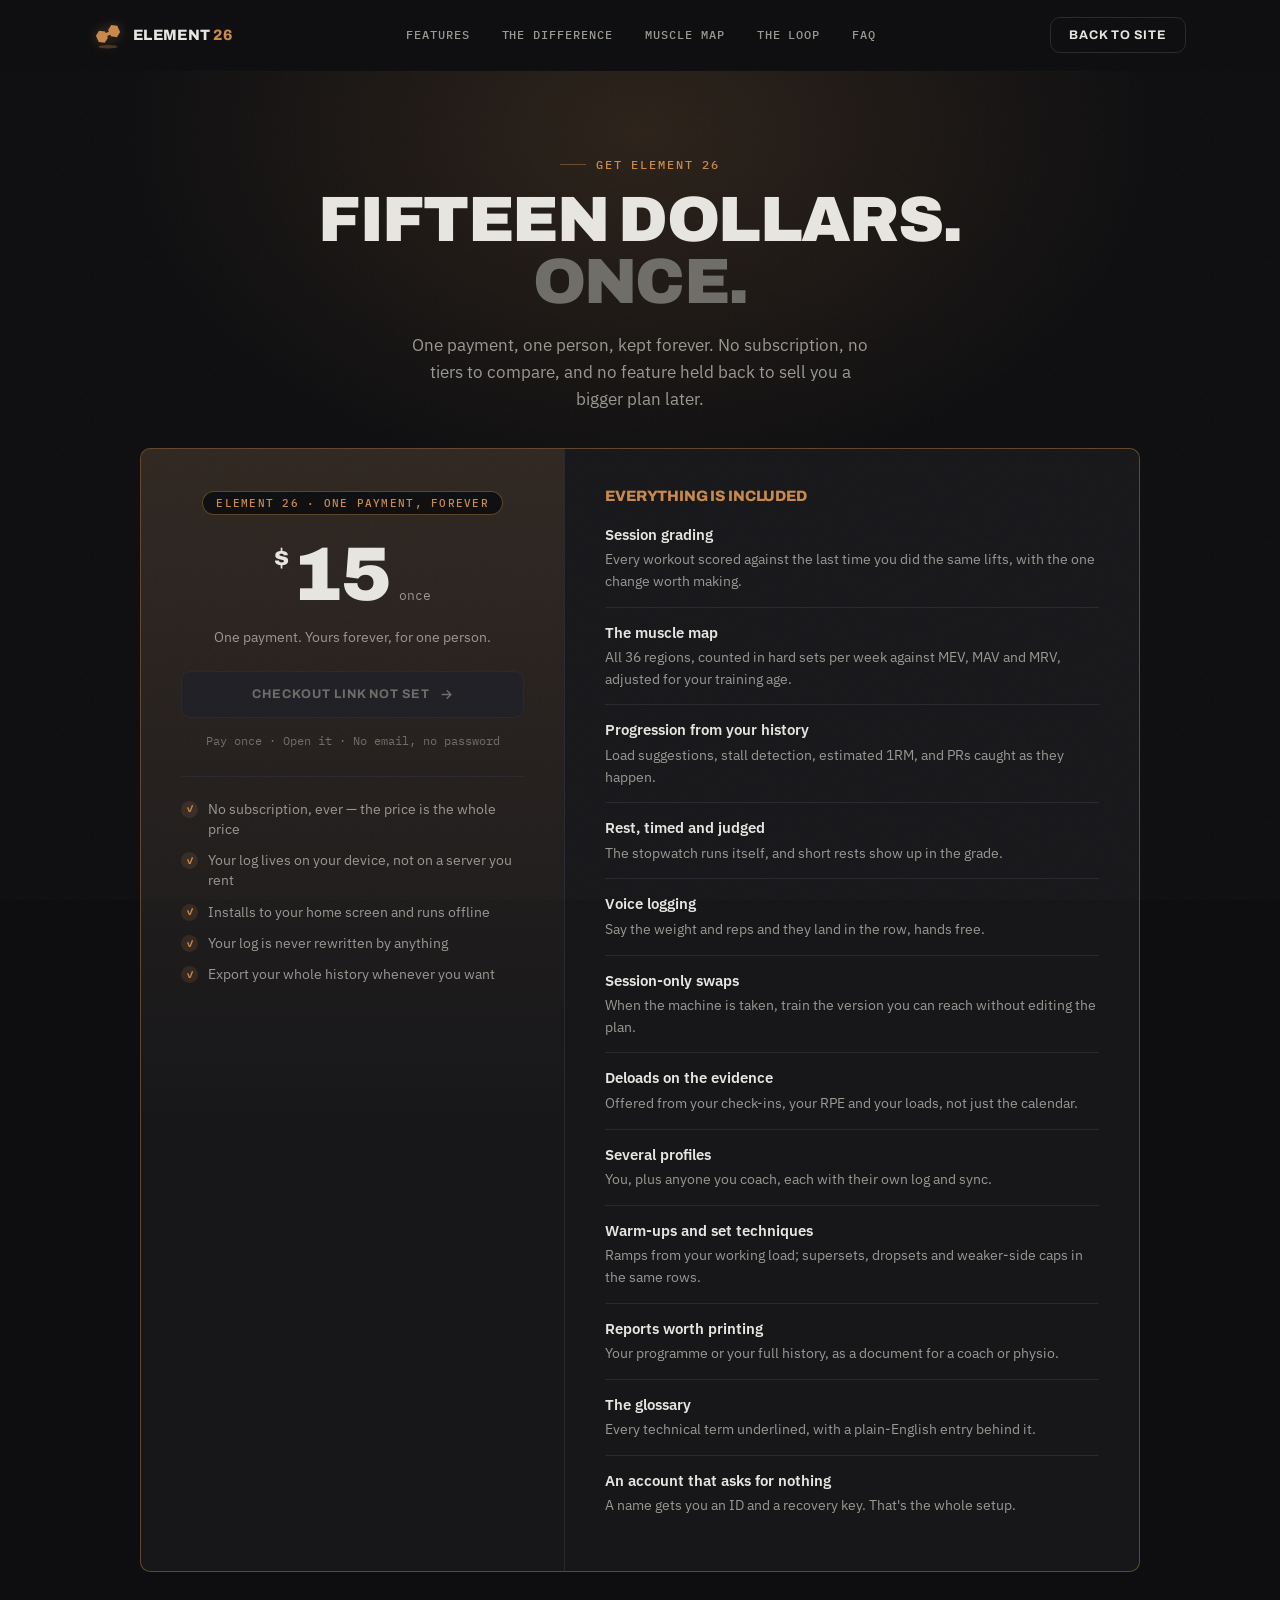
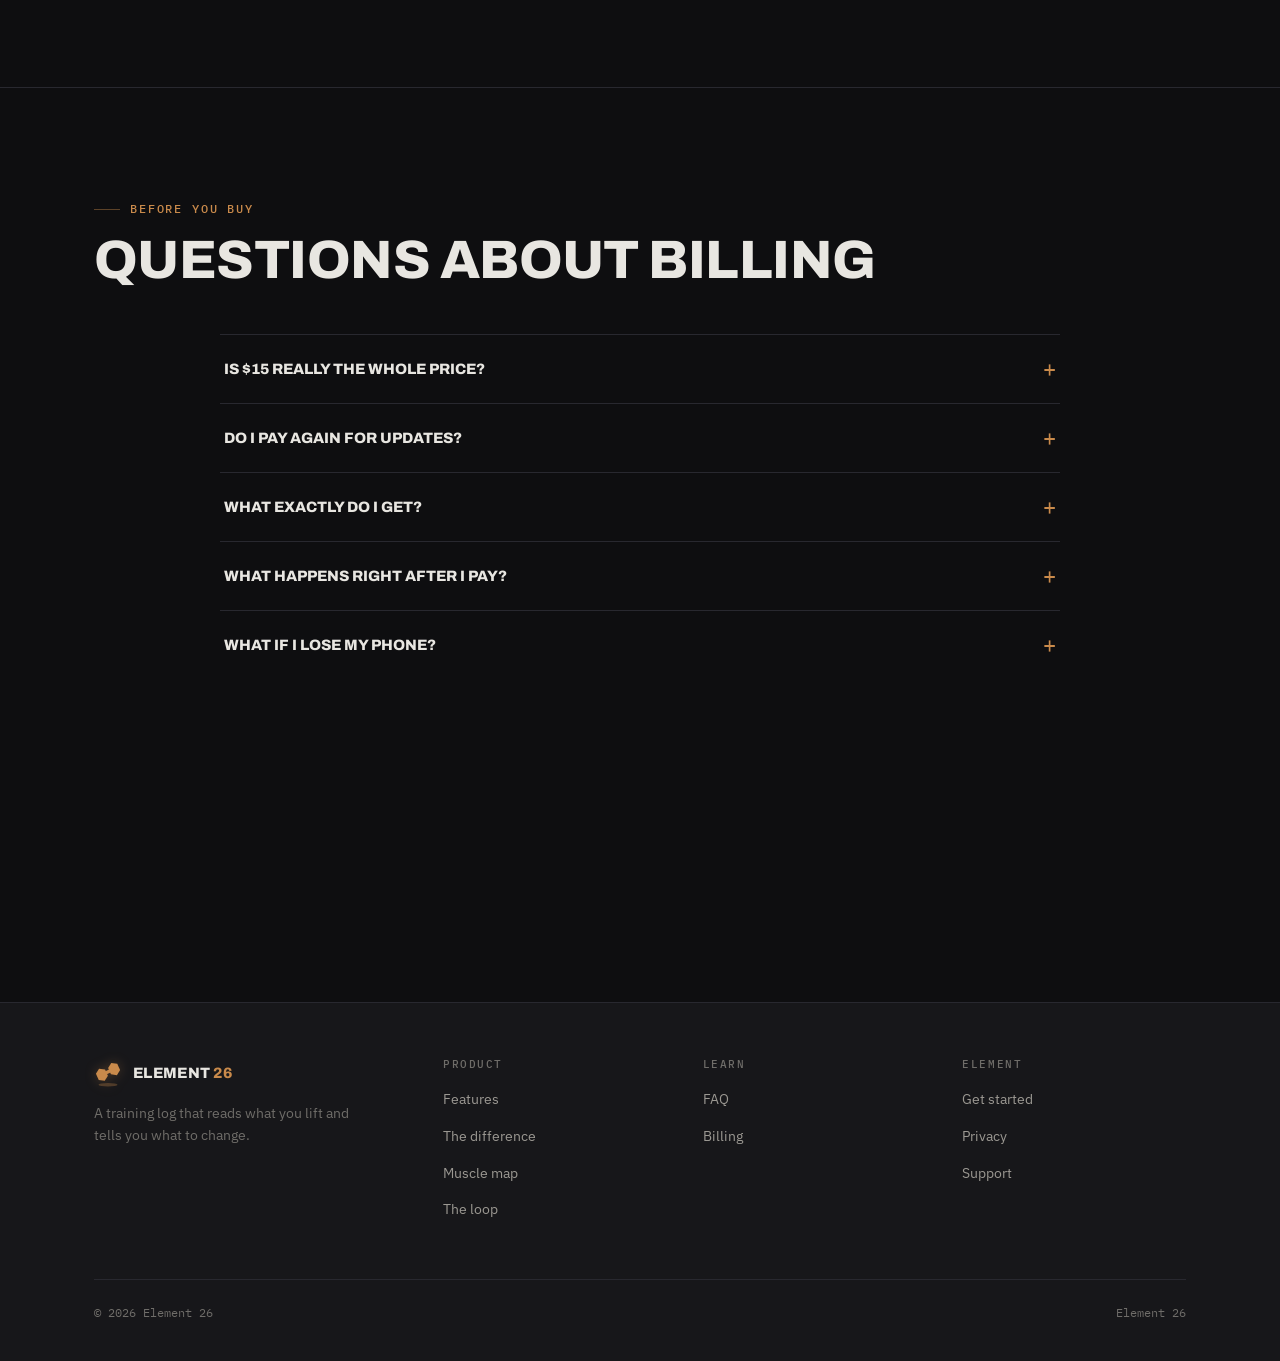
<file: buy.html>
<!DOCTYPE html>
<html lang="en">
<head>
<meta charset="UTF-8">
<meta name="viewport" content="width=device-width, initial-scale=1">
<meta name="theme-color" content="#0e0e10">
<title>Get Element 26 — Start training</title>
<meta name="description" content="Get Element 26: a grade on every session, volume tracked across 36 muscle regions, and progression that comes from your own history. No email, no password, works offline.">

<link rel="icon" href="data:image/svg+xml,%3Csvg xmlns='http://www.w3.org/2000/svg' viewBox='0 0 100 100'%3E%3Crect width='100' height='100' rx='14' fill='%230e0e10'/%3E%3Cg transform='translate(50 50) scale(.6016) translate(-50 -52.249)'%3E%3Cellipse cx='50' cy='92' rx='34' ry='6' fill='%23c98a4b' opacity='.3'/%3E%3Cg transform='translate(0 -4) rotate(-25 50 50)' fill='%23c98a4b'%3E%3Crect x='26' y='44' width='48' height='12'/%3E%3Cpolygon points='26,26 44,38 44,62 26,74 8,62 8,38'/%3E%3Cpolygon points='74,26 92,38 92,62 74,74 56,62 56,38'/%3E%3C/g%3E%3C/g%3E%3C/svg%3E">

<link rel="preconnect" href="https://fonts.googleapis.com">
<link rel="preconnect" href="https://fonts.gstatic.com" crossorigin>
<link href="https://fonts.googleapis.com/css2?family=Archivo:wght@600;700;800;900&family=IBM+Plex+Mono:wght@400;500;600;700&family=IBM+Plex+Sans:wght@400;500;600&display=swap" rel="stylesheet">
<link rel="stylesheet" href="assets/styles.css">
</head>
<body>

<!-- THE MARK, defined once and reused by <use>: the same glyph the app defines
     as #e26-mark, so the site and the product cannot drift apart. Two hexagonal
     plates on a tilted bar over a ground-contact ellipse, all in currentColor. -->
<svg width="0" height="0" style="position:absolute" aria-hidden="true">
  <symbol id="e26-mark" viewBox="0 0 100 100">
    <ellipse cx="50" cy="92" rx="34" ry="6" fill="currentColor" opacity="0.3"></ellipse>
    <g transform="translate(0 -4) rotate(-25 50 50)">
      <rect x="26" y="44" width="48" height="12" fill="currentColor"></rect>
      <polygon points="26,26 44,38 44,62 26,74 8,62 8,38" fill="currentColor"></polygon>
      <polygon points="74,26 92,38 92,62 74,74 56,62 56,38" fill="currentColor"></polygon>
    </g>
  </symbol>
</svg>

<div class="grain" aria-hidden="true"></div>

<!-- ============================ HEADER ============================ -->
<header id="hdr">
  <div class="wrap hd">
    <a class="brand" href="index.html" aria-label="Element 26, home">
      <svg class="mk" aria-hidden="true"><use href="#e26-mark"></use></svg>
      <span class="wm">Element&nbsp;<em>26</em></span>
    </a>

    <nav class="nav" id="nav" aria-label="Main">
      <a href="index.html#features">Features</a>
      <a href="index.html#difference">The difference</a>
      <a href="index.html#body">Muscle map</a>
      <a href="index.html#loop">The loop</a>
      <a href="index.html#faq">FAQ</a>
    </nav>

    <div class="hd-cta">
      <button class="burger" id="burger" aria-label="Menu" aria-expanded="false" aria-controls="nav">
        <svg viewBox="0 0 24 24" fill="none" stroke="currentColor" stroke-width="2" stroke-linecap="round"><path d="M4 7h16M4 12h16M4 17h16"/></svg>
      </button>
      <a class="btn ghost" href="index.html"><span>Back to site</span></a>
    </div>
  </div>
  <span id="prog" aria-hidden="true"></span>
</header>

<main id="top">

<!-- ============================ BUY ============================ -->
<section class="buy">
  <span class="glow" aria-hidden="true"></span>
  <div class="wrap">

    <div class="buy-head">
      <span class="kick rv" style="justify-content:center">Get Element 26</span>
      <h1 class="rv">Fifteen dollars.<br><em>Once.</em></h1>
      <p class="rv">
        One payment, one person, kept forever. No subscription, no tiers to
        compare, and no feature held back to sell you a bigger plan later.
      </p>
    </div>

    <div class="plan rv">
      <div class="plan-main">
        <span class="plan-tag">Element 26 &middot; One payment, forever</span>

        <div class="plan-price">
          <span class="cur" id="cur">$</span><span class="amount num" id="amount">—</span>
          <span class="per" id="per">once</span>
        </div>
        <p class="plan-billed" id="billed">One payment. Yours forever, for one person.</p>

        <a class="btn" id="checkout" href="#"><span>Get Element 26</span>
          <svg viewBox="0 0 24 24" fill="none" stroke="currentColor" stroke-width="2.2" stroke-linecap="round" stroke-linejoin="round"><path d="M5 12h13M13 6l6 6-6 6"/></svg>
        </a>

        <p class="plan-note">Pay once &middot; Open it &middot; No email, no password</p>

        <ul class="assure">
          <li><span class="tick" aria-hidden="true">✓</span> No subscription, ever — the price is the whole price</li>
          <li><span class="tick" aria-hidden="true">✓</span> Your log lives on your device, not on a server you rent</li>
          <li><span class="tick" aria-hidden="true">✓</span> Installs to your home screen and runs offline</li>
          <li><span class="tick" aria-hidden="true">✓</span> Your log is never rewritten by anything</li>
          <li><span class="tick" aria-hidden="true">✓</span> Export your whole history whenever you want</li>
        </ul>
      </div>

      <div class="plan-side">
        <h2>Everything is included</h2>
        <ul class="includes">
          <li><b>Session grading</b> Every workout scored against the last time you did the same lifts, with the one change worth making.</li>
          <li><b>The muscle map</b> All 36 regions, counted in hard sets per week against MEV, MAV and MRV, adjusted for your training age.</li>
          <li><b>Progression from your history</b> Load suggestions, stall detection, estimated 1RM, and PRs caught as they happen.</li>
          <li><b>Rest, timed and judged</b> The stopwatch runs itself, and short rests show up in the grade.</li>
          <li><b>Voice logging</b> Say the weight and reps and they land in the row, hands free.</li>
          <li><b>Session-only swaps</b> When the machine is taken, train the version you can reach without editing the plan.</li>
          <li><b>Deloads on the evidence</b> Offered from your check-ins, your RPE and your loads, not just the calendar.</li>
          <li><b>Several profiles</b> You, plus anyone you coach, each with their own log and sync.</li>
          <li><b>Warm-ups and set techniques</b> Ramps from your working load; supersets, dropsets and weaker-side caps in the same rows.</li>
          <li><b>Reports worth printing</b> Your programme or your full history, as a document for a coach or physio.</li>
          <li><b>The glossary</b> Every technical term underlined, with a plain-English entry behind it.</li>
          <li><b>An account that asks for nothing</b> A name gets you an ID and a recovery key. That's the whole setup.</li>
        </ul>
      </div>
    </div>

  </div>
</section>

<hr class="rule">

<!-- ============================ BILLING FAQ ============================ -->
<section id="billing">
  <div class="wrap">
    <span class="kick rv">Before you buy</span>
    <h2 class="sec-h rv">Questions about billing</h2>

    <div class="faq">
      <details class="q rv">
        <summary>Is $15 really the whole price?</summary>
        <div class="a"><p>Yes. One payment of $15, and Element 26 is yours to keep — there's no monthly charge, no renewal, and no upgrade tier sitting behind it. The licence covers one person.</p></div>
      </details>

      <details class="q rv">
        <summary>Do I pay again for updates?</summary>
        <div class="a"><p>No. Updates come with it. "Forever" means the version you bought keeps working and keeps improving, not that you bought a snapshot.</p></div>
      </details>

      <details class="q rv">
        <summary>What exactly do I get?</summary>
        <div class="a"><p>The app itself. Element 26 runs in your browser and installs to your home screen, where it opens full-screen with its own icon and works offline. There's no app store, no review queue, and no separate download per platform.</p></div>
      </details>

      <details class="q rv">
        <summary>What happens right after I pay?</summary>
        <div class="a"><p>You go straight through to the app. You give it a name, it hands you a User ID and a recovery key to save, and you're training. That's the entire setup — there's no email confirmation to wait for.</p></div>
      </details>

      <details class="q rv">
        <summary>What if I lose my phone?</summary>
        <div class="a"><p>Your User ID and recovery key are what identify your training, which is why the app tells you to save them at sign-up. Keep those and your history comes back; your whole account also exports as a file you can keep yourself.</p></div>
      </details>

      <details class="q rv">
        <summary>Do I need an account to train?</summary>
        <div class="a"><p>You need one to keep your training tied to you, but it costs you a name and nothing else. No email address, no password, and no signing in with anyone else's account. If you'd rather nothing left the device, everything can stay local.</p></div>
      </details>

      <details class="q rv">
        <summary>Can I get my data out?</summary>
        <div class="a"><p>Yes. Your whole account exports as a file you keep, and the same file restores it. History also prints as a report you can hand to a coach or a physio.</p></div>
      </details>

      <details class="q rv">
        <summary>Does it work without signal?</summary>
        <div class="a"><p>Yes. Everything you log is written locally first, and syncing is something the app does when it can rather than something it needs to function. Gym basements are the normal case, not the edge case.</p></div>
      </details>
    </div>
  </div>
</section>

</main>

<!-- ============================ FOOTER ============================ -->
<footer>
  <div class="wrap">
    <div class="ft">
      <div class="ft-brand">
        <a class="brand" href="index.html">
          <svg class="mk" aria-hidden="true"><use href="#e26-mark"></use></svg>
          <span class="wm">Element&nbsp;<em>26</em></span>
        </a>
        <p>A training log that reads what you lift and tells you what to change.</p>
      </div>
      <div>
        <h4>Product</h4>
        <ul>
          <li><a href="index.html#features">Features</a></li>
          <li><a href="index.html#difference">The difference</a></li>
          <li><a href="index.html#body">Muscle map</a></li>
          <li><a href="index.html#loop">The loop</a></li>
        </ul>
      </div>
      <div>
        <h4>Learn</h4>
        <ul>
          <li><a href="index.html#faq">FAQ</a></li>
          <li><a href="#billing">Billing</a></li>
        </ul>
      </div>
      <div>
        <h4>Element</h4>
        <ul>
          <li><a href="buy.html">Get started</a></li>
          <li><a href="index.html#faq">Privacy</a></li>
          <li><a href="index.html#faq">Support</a></li>
        </ul>
      </div>
    </div>
    <div class="ft-btm">
      <span>&copy; <span id="yr">2026</span> Element 26</span>
      <span>Element 26</span>
    </div>
  </div>
</footer>

<script src="assets/app.js"></script>
<script src="assets/buy.js"></script>
</body>
</html>
</file>
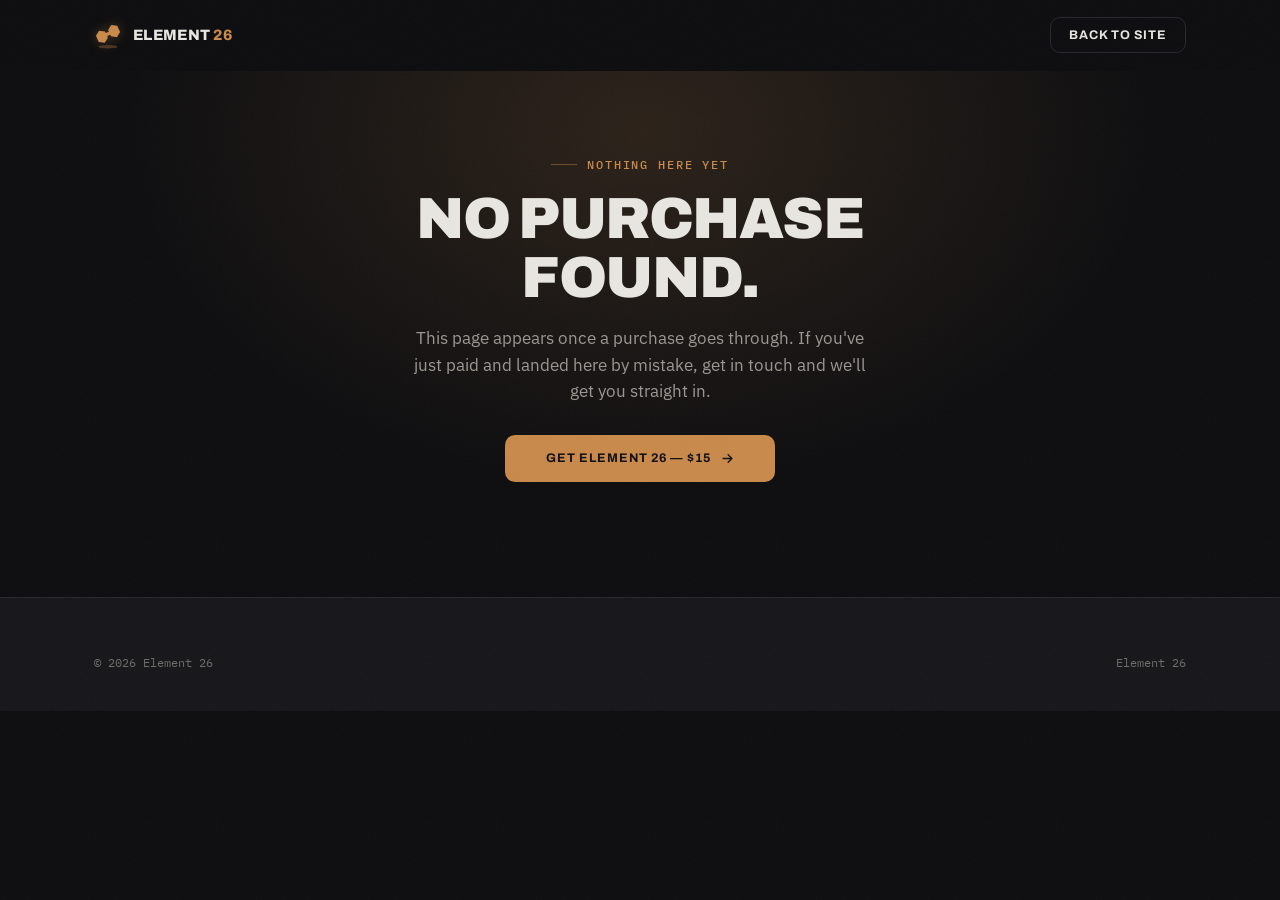
<file: success.html>
<!DOCTYPE html>
<html lang="en">
<head>
<meta charset="UTF-8">
<meta name="viewport" content="width=device-width, initial-scale=1">
<meta name="theme-color" content="#0e0e10">
<meta name="robots" content="noindex, nofollow">
<title>You're in — Element 26</title>
<meta name="description" content="Your Element 26 access and first-run instructions.">

<link rel="icon" href="data:image/svg+xml,%3Csvg xmlns='http://www.w3.org/2000/svg' viewBox='0 0 100 100'%3E%3Crect width='100' height='100' rx='14' fill='%230e0e10'/%3E%3Cg transform='translate(50 50) scale(.6016) translate(-50 -52.249)'%3E%3Cellipse cx='50' cy='92' rx='34' ry='6' fill='%23c98a4b' opacity='.3'/%3E%3Cg transform='translate(0 -4) rotate(-25 50 50)' fill='%23c98a4b'%3E%3Crect x='26' y='44' width='48' height='12'/%3E%3Cpolygon points='26,26 44,38 44,62 26,74 8,62 8,38'/%3E%3Cpolygon points='74,26 92,38 92,62 74,74 56,62 56,38'/%3E%3C/g%3E%3C/g%3E%3C/svg%3E">

<link rel="preconnect" href="https://fonts.googleapis.com">
<link rel="preconnect" href="https://fonts.gstatic.com" crossorigin>
<link href="https://fonts.googleapis.com/css2?family=Archivo:wght@600;700;800;900&family=IBM+Plex+Mono:wght@400;500;600;700&family=IBM+Plex+Sans:wght@400;500;600&display=swap" rel="stylesheet">
<link rel="stylesheet" href="assets/styles.css">
</head>
<body>

<!-- THE MARK, defined once and reused by <use>: the same glyph the app defines
     as #e26-mark, so the site and the product cannot drift apart. Two hexagonal
     plates on a tilted bar over a ground-contact ellipse, all in currentColor. -->
<svg width="0" height="0" style="position:absolute" aria-hidden="true">
  <symbol id="e26-mark" viewBox="0 0 100 100">
    <ellipse cx="50" cy="92" rx="34" ry="6" fill="currentColor" opacity="0.3"></ellipse>
    <g transform="translate(0 -4) rotate(-25 50 50)">
      <rect x="26" y="44" width="48" height="12" fill="currentColor"></rect>
      <polygon points="26,26 44,38 44,62 26,74 8,62 8,38" fill="currentColor"></polygon>
      <polygon points="74,26 92,38 92,62 74,74 56,62 56,38" fill="currentColor"></polygon>
    </g>
  </symbol>
</svg>

<div class="grain" aria-hidden="true"></div>

<header id="hdr">
  <div class="wrap hd">
    <a class="brand" href="index.html" aria-label="Element 26, home">
      <svg class="mk" aria-hidden="true"><use href="#e26-mark"></use></svg>
      <span class="wm">Element&nbsp;<em>26</em></span>
    </a>
    <div class="hd-cta">
      <a class="btn ghost" href="index.html"><span>Back to site</span></a>
    </div>
  </div>
  <span id="prog" aria-hidden="true"></span>
</header>

<main id="top">
<section class="buy">
  <span class="glow" aria-hidden="true"></span>
  <div class="wrap">

    <!-- Shown when the visitor arrived from a completed Stripe checkout. -->
    <div class="thanks" id="paid" hidden>
      <span class="seal" aria-hidden="true">
        <svg viewBox="0 0 24 24" fill="none" stroke="currentColor" stroke-width="2.4" stroke-linecap="round" stroke-linejoin="round"><path d="M5 13l4 4L19 7"/></svg>
      </span>
      <span class="kick" style="justify-content:center">Payment received</span>
      <h1>You're in.</h1>
      <p class="lede">
        Open Element 26, add it to your home screen, and it's there whenever you
        train — full-screen, with its own icon, working offline.
      </p>

      <a class="btn" id="download" href="#">
        <span>Open Element 26</span>
        <svg viewBox="0 0 24 24" fill="none" stroke="currentColor" stroke-width="2.2" stroke-linecap="round" stroke-linejoin="round"><path d="M5 12h13M13 6l6 6-6 6"/></svg>
      </a>
      <p class="plan-note" id="dlNote">Runs in your browser &middot; installs to your home screen</p>

      <ol class="firstrun">
        <li><b>Add it to your home screen</b> On iPhone, tap Share then "Add to Home Screen". It opens full-screen from then on, with its own icon, and works with no signal.</li>
        <li><b>Give it a name</b> It hands you a User ID and a recovery key. Save both — they're how your training is identified, and how you get it back.</li>
        <li><b>Bring your plan, or use the one included</b> Import a programme from a PDF or a photo, or start on the six-day split it ships with.</li>
      </ol>

      <p class="receipt" id="receipt"></p>
    </div>

    <!-- Shown when somebody lands here without completing checkout. This is a
         courtesy, NOT a paywall — see assets/success.js for why. -->
    <div class="thanks" id="unpaid" hidden>
      <span class="kick" style="justify-content:center">Nothing here yet</span>
      <h1>No purchase found.</h1>
      <p class="lede">
        This page appears once a purchase goes through. If you've just paid and
        landed here by mistake, get in touch and we'll get you straight in.
      </p>
      <a class="btn" href="buy.html"><span>Get Element 26 &mdash; $15</span>
        <svg viewBox="0 0 24 24" fill="none" stroke="currentColor" stroke-width="2.2" stroke-linecap="round" stroke-linejoin="round"><path d="M5 12h13M13 6l6 6-6 6"/></svg>
      </a>
    </div>

  </div>
</section>
</main>

<footer>
  <div class="wrap">
    <div class="ft-btm" style="margin-top:0;border-top:0;padding-top:0">
      <span>&copy; <span id="yr">2026</span> Element 26</span>
      <span>Element 26</span>
    </div>
  </div>
</footer>

<script src="assets/app.js"></script>
<script src="assets/success.js"></script>
</body>
</html>
</file>
<file: assets/styles.css>
/* ============================================================================
   ELEMENT 26 — promotional site

   Palette, mark and geometry come from the app: near-monochrome graphite with
   one saturated accent (copper) that marks the primary action and nothing else.

   TYPE IS SPLIT BY JOB, and this is the whole system:
     • Archivo, 800/900, for display. Heavy, tight, mostly uppercase — it is the
       stencil on the side of a plate, and it carries the loud end of the page.
     • IBM Plex Mono for anything that is a label, a figure or a reading. This
       is the app's own face, and it keeps the data feeling instrumented.
     • IBM Plex Sans for prose.
   ========================================================================= */

:root{
  --bg:#0e0e10;
  --card:#17171a;
  --card2:#1f1f24;
  --line:#28282f;
  --text:#e8e6e1;
  --dim:#9b9892;
  --faint:#6f6d69;

  --acc:#c98a4b;                     /* copper — the app's mark colour */
  --acc-hi:#e0a463;
  --acc-soft:rgba(201,138,75,.14);
  --acc-line:rgba(201,138,75,.42);

  --chest:#d1584f; --back:#4f7cc9; --arms:#c99a34;
  --shoulders:#4a9358; --legs:#ddd8cc;
  --ok:#4a9358; --bad:#d1584f;

  --mono:'IBM Plex Mono',ui-monospace,'SF Mono',monospace;
  --disp:'Archivo','Helvetica Neue',Arial,sans-serif;
  --sans:'IBM Plex Sans',-apple-system,BlinkMacSystemFont,'Segoe UI',Roboto,sans-serif;

  --r:10px;
  --r-sm:7px;

  --wrap:1180px;
  --gut:clamp(20px,5vw,44px);
}

*{box-sizing:border-box;-webkit-tap-highlight-color:transparent}
html{scroll-behavior:smooth}
html,body{margin:0;padding:0}
body{
  background:var(--bg);
  color:var(--text);
  font:16px/1.6 var(--sans);
  -webkit-font-smoothing:antialiased;
  overflow-x:hidden;
}
img,svg{max-width:100%}
a{color:inherit;text-decoration:none}

.wrap{max-width:var(--wrap);margin:0 auto;padding:0 var(--gut);position:relative}
.num{font-family:var(--mono);font-variant-numeric:tabular-nums;letter-spacing:-.01em}

h1,h2,h3,h4{
  font-family:var(--disp);font-weight:800;
  text-transform:uppercase;letter-spacing:-.01em;
  margin:0;line-height:1.02;
}

.kick{
  display:flex;align-items:center;gap:10px;
  font:500 11.5px/1 var(--mono);letter-spacing:.16em;text-transform:uppercase;
  color:var(--acc);margin-bottom:18px;
}
.kick::before{content:"";width:26px;height:1px;background:var(--acc-line)}

.sec-h{font-size:clamp(30px,4.8vw,54px);margin-bottom:18px}
.sec-h em{font-style:normal;color:var(--faint)}
.sec-p{color:var(--dim);font-size:16.5px;max-width:56ch;margin:0}

section{padding:clamp(66px,9vw,120px) 0;position:relative}
.rule{height:1px;background:var(--line);border:0;margin:0}

/* ---------- global texture --------------------------------------------- */
/* A fine grain over the whole page. Large flat fields of near-black band on
   cheap panels; the noise breaks the gradient up and costs one element. */
.grain{
  position:fixed;inset:0;z-index:200;pointer-events:none;opacity:.032;
  background-image:url("data:image/svg+xml,%3Csvg xmlns='http://www.w3.org/2000/svg' width='140' height='140'%3E%3Cfilter id='n'%3E%3CfeTurbulence type='fractalNoise' baseFrequency='.85' numOctaves='3'/%3E%3C/filter%3E%3Crect width='140' height='140' filter='url(%23n)'/%3E%3C/svg%3E");
}

/* The vertical rails. Pure decoration, and only where there is dead margin to
   put them in — below 1360px the gutters are doing real work. */
.rail{
  position:fixed;top:50%;z-index:5;pointer-events:none;
  font:500 10.5px/1 var(--mono);letter-spacing:.34em;text-transform:uppercase;
  color:var(--faint);opacity:.5;white-space:nowrap;
}
.rail.l{left:20px;transform:translateY(-50%) rotate(180deg);writing-mode:vertical-rl}
.rail.r{right:20px;transform:translateY(-50%);writing-mode:vertical-rl}
@media (max-width:1360px){.rail{display:none}}

/* ---------- buttons ----------------------------------------------------- */
.btn{
  position:relative;overflow:hidden;
  display:inline-flex;align-items:center;justify-content:center;gap:9px;
  padding:15px 24px;border-radius:var(--r);border:1px solid transparent;
  background:var(--acc);color:#12100f;
  font:700 12.5px/1 var(--disp);text-transform:uppercase;letter-spacing:.08em;
  cursor:pointer;transition:transform .14s ease,box-shadow .3s ease,filter .2s ease;
}
.btn:hover{filter:brightness(1.08);box-shadow:0 0 34px -6px rgba(201,138,75,.75)}
.btn:active{transform:scale(.97)}
/* A shine that crosses the face on hover. */
.btn::after{
  content:"";position:absolute;top:0;bottom:0;left:-60%;width:45%;
  background:linear-gradient(100deg,transparent,rgba(255,255,255,.35),transparent);
  transform:skewX(-18deg);transition:left .55s cubic-bezier(.4,0,.2,1);
}
.btn:hover::after{left:130%}
.btn.ghost{background:transparent;color:var(--text);border-color:var(--line)}
.btn.ghost:hover{border-color:var(--acc-line);background:var(--card2);box-shadow:none}
.btn svg{width:15px;height:15px;position:relative;z-index:1}
.btn span{position:relative;z-index:1}

:focus-visible{outline:2px solid var(--acc);outline-offset:3px;border-radius:4px}

/* ---------- the brand mark ----------------------------------------------
   Two hexagonal plates on a tilted bar over a ground-contact ellipse — the same
   glyph the app defines once as #e26-mark and <use>s everywhere. Drawn in
   currentColor so one colour rule decides the shade, and set bare rather than
   inside a tile: at header size the glyph and the wordmark should carry the same
   visual weight, instead of one being a badge for the other. */
.mk{
  width:var(--mk,28px);height:var(--mk,28px);flex:none;display:block;overflow:visible;
  color:var(--acc);filter:drop-shadow(0 0 6px rgba(201,138,75,.32));
}
/* The wordmark. `.wm` is the class the markup actually carries, so the rules hang
   off it directly — scoping them to a wrapper left the <em> at the browser's
   default italic and the wrong colour, which is the whole point of the element. */
.wm{
  font:800 15px/1 var(--disp);letter-spacing:.02em;text-transform:uppercase;color:var(--text);
}
.wm em{font-style:normal;color:var(--acc)}

/* ---------- header ------------------------------------------------------ */
header{
  position:sticky;top:0;z-index:40;
  background:rgba(14,14,16,.82);
  backdrop-filter:blur(14px);-webkit-backdrop-filter:blur(14px);
  border-bottom:1px solid transparent;transition:border-color .25s ease;
}
header.stuck{border-bottom-color:var(--line)}
/* Read progress, drawn on the header's own bottom edge. */
#prog{
  position:absolute;left:0;bottom:-1px;height:2px;width:0;
  background:linear-gradient(90deg,var(--acc),var(--acc-hi));
  box-shadow:0 0 12px rgba(201,138,75,.8);
}
.hd{display:flex;align-items:center;justify-content:space-between;gap:20px;height:70px}
.brand{display:flex;align-items:center;gap:11px}
.brand .wm{font:800 15px/1 var(--disp);letter-spacing:.02em;text-transform:uppercase}
.nav{display:flex;align-items:center;gap:4px}
.nav a{
  position:relative;padding:9px 14px;border-radius:var(--r-sm);
  font:500 12px/1 var(--mono);letter-spacing:.08em;text-transform:uppercase;
  color:var(--dim);transition:color .16s ease;
}
.nav a::after{
  content:"";position:absolute;left:14px;right:14px;bottom:4px;height:1px;
  background:var(--acc);transform:scaleX(0);transform-origin:left;
  transition:transform .28s cubic-bezier(.16,1,.3,1);
}
.nav a:hover{color:var(--text)}
.nav a:hover::after{transform:scaleX(1)}
.hd-cta{display:flex;align-items:center;gap:12px}
.hd-cta .btn{padding:11px 18px;white-space:nowrap}

.burger{
  display:none;width:40px;height:40px;border:1px solid var(--line);
  border-radius:var(--r-sm);background:var(--card2);color:var(--text);
  cursor:pointer;place-items:center;
}
.burger svg{width:18px;height:18px}

@media (max-width:940px){
  .nav{
    position:fixed;inset:70px 0 auto;flex-direction:column;align-items:stretch;
    gap:0;padding:10px var(--gut) 20px;
    background:var(--bg);border-bottom:1px solid var(--line);
    transform:translateY(-130%);transition:transform .34s cubic-bezier(.16,1,.3,1);
  }
  .nav.open{transform:none}
  .nav a{padding:15px 4px;border-bottom:1px solid var(--line);border-radius:0}
  .nav a::after{display:none}
  .burger{display:grid}
  .hd-cta .btn.ghost{display:none}
}
@media (max-width:560px){
  .hd-cta .btn .wide-only{display:none}
  .hd-cta .btn{padding:11px 15px;letter-spacing:.06em}
  .brand .wm{font-size:13.5px}
  .hd{gap:12px}
}

/* ---------- hero -------------------------------------------------------- */
.hero{padding-top:clamp(44px,6vw,80px);padding-bottom:0;overflow:hidden}
/* One soft accent glow, drifting. The only gradient above the fold. */
.hero .glow{
  position:absolute;left:50%;top:-340px;
  width:1150px;height:800px;transform:translateX(-50%);
  background:radial-gradient(ellipse at center,rgba(201,138,75,.17),transparent 66%);
  pointer-events:none;animation:drift 15s ease-in-out infinite alternate;
}
@keyframes drift{
  from{transform:translateX(-52%) scale(1)}
  to{transform:translateX(-46%) scale(1.14)}
}
/* A hairline dot grid so the dark does not read as flat. */
.hero .grid{
  position:absolute;inset:0;pointer-events:none;
  background-image:radial-gradient(rgba(232,230,225,.06) 1px,transparent 1px);
  background-size:30px 30px;
  -webkit-mask-image:linear-gradient(180deg,#000,transparent 74%);
          mask-image:linear-gradient(180deg,#000,transparent 74%);
}
.hero .wrap{z-index:1}
.hero-in{text-align:center;max-width:1010px;margin:0 auto}

.eyebrow{
  display:inline-flex;align-items:center;gap:9px;
  padding:7px 15px 7px 9px;margin-bottom:28px;
  border:1px solid var(--line);border-radius:100px;background:var(--card);
  font:500 11.5px/1 var(--mono);letter-spacing:.1em;text-transform:uppercase;color:var(--dim);
}
.eyebrow b{color:var(--acc);font-weight:600}
.eyebrow .dot{
  width:6px;height:6px;border-radius:50%;background:var(--acc);
  box-shadow:0 0 0 3px var(--acc-soft);animation:pulseDot 2.4s ease-in-out infinite;
}
@keyframes pulseDot{50%{box-shadow:0 0 0 7px rgba(201,138,75,0)}}

/* THE HEADLINE. Archivo 900, tight and set solid — a plate stencil, not a
   terminal. Each line is masked and lifted in on load. */
/* Sized so each sentence holds one line at desktop width — the two-line
   stack is the shape of the headline, and a four-line wrap loses it. */
.hero h1{
  font-weight:900;font-size:clamp(34px,6.1vw,76px);
  letter-spacing:-.025em;line-height:.95;margin-bottom:26px;
}
.hero h1 .sub{color:var(--faint)}
.line{display:block;overflow:hidden;padding-bottom:.04em}
.line>span{display:block;transform:translateY(105%);animation:lineUp .95s cubic-bezier(.16,1,.3,1) forwards}
.line:nth-child(2)>span{animation-delay:.11s}
@keyframes lineUp{to{transform:none}}

.hero p.lede{
  color:var(--dim);font-size:clamp(15.5px,1.7vw,19px);line-height:1.62;
  max-width:52ch;margin:0 auto 34px;
  opacity:0;animation:fadeUp .8s .34s cubic-bezier(.16,1,.3,1) forwards;
}
@keyframes fadeUp{from{opacity:0;transform:translateY(16px)}to{opacity:1;transform:none}}
.hero-btns{
  display:flex;gap:12px;justify-content:center;flex-wrap:wrap;
  opacity:0;animation:fadeUp .8s .46s cubic-bezier(.16,1,.3,1) forwards;
}
.hero-note{
  margin-top:20px;color:var(--faint);
  font:400 12.5px/1.5 var(--mono);letter-spacing:.02em;
  opacity:0;animation:fadeUp .8s .58s cubic-bezier(.16,1,.3,1) forwards;
}

/* ---------- the phone ----------------------------------------------------
   A flat rounded rectangle with a notch reads as an icon, not a photograph.
   What sells "real phone" is the thing product photography always has: a
   camera with actual depth (perspective + a held rotation), a bezel that
   catches light on one edge and falls into shadow on the other, glass glare
   crossing the screen at an angle, and a shadow that stays on the ground
   plane instead of tilting along with the device. */
.stage{
  position:relative;margin-top:clamp(46px,6vw,78px);
  display:flex;justify-content:center;align-items:flex-start;
  padding-bottom:clamp(40px,6vw,72px);
  perspective:1800px;perspective-origin:50% 28%;
}
:root{
  /* Shared so the resting pose and the reduced-motion fallback can't drift
     apart into two different tilts. */
  --tilt:rotateY(-15deg) rotateX(6deg) rotateZ(1.6deg);
}
.phone{
  position:relative;z-index:2;width:min(332px,80vw);flex:none;
  /* Thin, uniform bezel — the iPhone 15's edge is a few points on every side,
     not the thick frame a generic phone illustration uses. */
  border-radius:46px;padding:7px;
  transform:var(--tilt);transform-origin:50% 50%;
  /* Three metal tones instead of one: a lit facet along the top-left edge,
     the body colour through the middle, a darker facet bottom-right — the
     same trick a rendered product shot uses to read as a bevelled edge. */
  background:
    linear-gradient(155deg,#48484f 0%,#313138 16%,#1a1a1e 46%,#242429 74%,#3a3a41 100%);
  box-shadow:
    0 2px 0 rgba(255,255,255,.09) inset,          /* top rim catching light */
    0 -1.5px 0 rgba(0,0,0,.5) inset,               /* bottom rim in shadow */
    0 0 0 1px rgba(0,0,0,.6),
    0 30px 60px -18px rgba(0,0,0,.75),             /* close contact shadow */
    0 70px 120px -30px rgba(0,0,0,.6);             /* long cast shadow */
  opacity:0;animation:phoneIn 1.15s .3s cubic-bezier(.16,1,.3,1) forwards;
}
@keyframes phoneIn{
  from{opacity:0;transform:var(--tilt) translateY(50px) scale(.96)}
  to{opacity:1;transform:var(--tilt)}
}
/* The contact shadow lives on the ground plane, not on the phone, so it does
   not rotate into the same perspective — a real dropped shadow stays flat
   under a tilted object instead of tilting with it.

   A pure-black shadow is invisible against a background that is already
   near-black — there's nothing darker to fall to. So this is two layers: a
   faint lightened halo standing in for a lit floor, with the shadow itself
   pooling inside that halo. The darkening only reads because the ground
   around it was lightened first. */
.phone-shadow{
  position:absolute;left:50%;bottom:clamp(24px,5vw,50px);
  width:min(340px,76vw);height:80px;transform:translateX(-50%);
  background:
    radial-gradient(ellipse 46% 100% at center,rgba(0,0,0,.65),transparent 72%),
    radial-gradient(ellipse 88% 100% at center,rgba(232,230,225,.05),transparent 76%);
  filter:blur(9px);z-index:1;opacity:0;
  animation:shadowIn 1.15s .5s cubic-bezier(.16,1,.3,1) forwards;
}
/* The thin bright line a real surface throws right where a glossy object
   touches it — the detail that reads as "resting on something" rather than
   "shadow floating near something". */
.phone-shadow::after{
  content:"";position:absolute;left:14%;right:14%;top:2px;height:1px;
  background:linear-gradient(90deg,transparent,rgba(232,230,225,.22),transparent);
}
@keyframes shadowIn{from{opacity:0;transform:translateX(-50%) scaleX(.7)}to{opacity:1;transform:translateX(-50%) scaleX(1)}}

/* The screen. Aspect ratio is the iPhone 15's real 393 x 852 pt, so the
   screenshot sits in it at exactly the proportions it was captured at —
   any other ratio would letterbox or crop the app's own layout. */
.screen{
  position:relative;border-radius:34px;overflow:hidden;background:#000;
  aspect-ratio:393/852;
}
.app-shot{
  display:block;width:100%;height:100%;object-fit:cover;object-position:top center;
}
/* Glass glare: a soft diagonal band of light crossing the display, as if a
   studio light were catching its coating. Above the screenshot, below the
   Dynamic Island, and never interactive. */
.screen::before{
  content:"";position:absolute;inset:0;z-index:2;pointer-events:none;
  background:linear-gradient(115deg,
    rgba(255,255,255,.055) 0%,rgba(255,255,255,.018) 15%,
    transparent 30%,transparent 70%,
    rgba(255,255,255,.03) 84%,transparent 100%);
  mix-blend-mode:screen;
}
/* ---- placeholder slot ----------------------------------------------------
   Stands in for the supplied phone mockup. It states the exact size the slot
   wants rather than just being an empty grey box, so the artwork that replaces
   it can be produced to fit without measuring anything. The glare and the
   Dynamic Island are suppressed while it is showing: both are lighting and
   hardware detail that only make sense over a real screenshot. */
.screen.is-placeholder::before{content:none}
.shot-slot{
  position:absolute;inset:10px;border-radius:26px;
  border:1.5px dashed var(--acc-line);
  background:
    repeating-linear-gradient(135deg,
      rgba(201,138,75,.05) 0 10px, transparent 10px 20px),
    var(--card);
  display:flex;flex-direction:column;align-items:center;justify-content:center;gap:9px;
  text-align:center;padding:20px;
}
.shot-slot .mk{--mk:44px;margin:0 auto 6px}
.shot-slot b{
  font:800 15px/1.2 var(--disp);text-transform:uppercase;letter-spacing:.02em;color:var(--text);
}
.shot-slot .dim{font:500 11.5px/1.5 var(--mono);color:var(--dim);letter-spacing:.04em}
.shot-slot .hint{
  margin-top:10px;padding:5px 11px;border-radius:100px;
  border:1px solid var(--acc-line);background:var(--acc-soft);
  font:500 10px/1 var(--mono);letter-spacing:.14em;text-transform:uppercase;color:var(--acc);
}

/* The iPhone 15 has a Dynamic Island, not a notch — a free-floating pill
   inset from the top edge rather than a cut-out hanging off it. */
.island{
  position:absolute;top:2.4%;left:50%;transform:translateX(-50%);
  width:31%;aspect-ratio:125/36;border-radius:100px;z-index:3;
  background:#000;box-shadow:0 0 0 .5px rgba(255,255,255,.05);
}

/* the floating annotation cards */
.float{
  position:absolute;z-index:3;width:242px;
  background:rgba(23,23,26,.9);backdrop-filter:blur(12px);-webkit-backdrop-filter:blur(12px);
  border:1px solid var(--line);border-radius:var(--r);padding:14px 15px;
  opacity:0;animation:floatIn .85s cubic-bezier(.16,1,.3,1) forwards;
  will-change:transform;
}
.float b{
  display:block;font:700 11px/1 var(--disp);letter-spacing:.03em;
  text-transform:uppercase;margin-bottom:7px;
}
.float p{margin:0;font-size:12.5px;line-height:1.48;color:var(--dim)}
.float .fic{
  width:27px;height:27px;border-radius:var(--r-sm);margin-bottom:10px;
  display:grid;place-items:center;background:var(--acc-soft);color:var(--acc);
}
.float .fic svg{width:14px;height:14px}
@keyframes floatIn{from{opacity:0;transform:translateY(24px)}to{opacity:1;transform:none}}
/* A running animation outranks inline style, so the parallax transform app.js
   writes would be ignored for as long as floatIn is filling forwards. The
   class is added on animationend and hands transform back to the inline rule. */
.float.settled{animation:none;opacity:1}

.f1{top:6%;left:0;animation-delay:.62s}
.f2{top:42%;left:3%;animation-delay:.76s}
.f3{top:14%;right:0;animation-delay:.69s}
.f4{top:50%;right:3%;animation-delay:.83s}

@media (max-width:1140px){.float{width:206px}.f1,.f2{left:-12px}.f3,.f4{right:-12px}}
@media (max-width:940px){
  .float{position:static;width:100%;animation:none;opacity:1;transform:none!important}
  .stage{flex-direction:column;align-items:center}
  /* The cards annotate the phone, so the phone has to arrive first once they
     stop sitting beside it. */
  .stage .phone{order:-1}
  .stage .floats{
    display:grid;gap:10px;width:100%;max-width:560px;margin-top:26px;
    grid-template-columns:repeat(auto-fit,minmax(224px,1fr));
  }
  /* The 3D tilt reads as depth when the phone has room to sit at an angle
     beside its annotations. Stacked single-column, that same tilt just looks
     like a crooked screenshot, so it settles flat once the layout stacks. */
  :root{--tilt:none}
  .phone-shadow{width:min(240px,64vw);height:38px}
}
@media (min-width:941px){.stage .floats{display:contents}}

/* ---------- marquee ------------------------------------------------------ */
/* A moving band of the vocabulary the app actually works in. It fills the seam
   between two dark sections with something that is still information. */
.marquee{
  border-top:1px solid var(--line);border-bottom:1px solid var(--line);
  background:var(--card);overflow:hidden;padding:17px 0;
  -webkit-mask-image:linear-gradient(90deg,transparent,#000 9%,#000 91%,transparent);
          mask-image:linear-gradient(90deg,transparent,#000 9%,#000 91%,transparent);
}
.mq-track{display:flex;width:max-content;animation:mq 34s linear infinite}
.marquee:hover .mq-track{animation-play-state:paused}
.mq-track span{
  display:flex;align-items:center;gap:26px;padding-right:26px;flex:none;
  font:500 12.5px/1 var(--mono);letter-spacing:.19em;text-transform:uppercase;color:var(--faint);
}
.mq-track span::after{content:"";width:5px;height:5px;border-radius:50%;background:var(--acc);opacity:.65}
@keyframes mq{to{transform:translateX(-50%)}}

/* ---------- spec strip --------------------------------------------------- */
.specs-grid{
  display:grid;grid-template-columns:repeat(auto-fit,minmax(168px,1fr));
  gap:1px;background:var(--line);border:1px solid var(--line);border-radius:var(--r);
  overflow:hidden;
}
.spec{background:var(--card);padding:30px 20px;text-align:center}
.spec b{display:block;font:900 clamp(30px,4vw,44px)/1 var(--disp);color:var(--text);margin-bottom:9px}
.spec b .u{color:var(--acc)}
.spec span{font:400 10.5px/1.4 var(--mono);letter-spacing:.13em;text-transform:uppercase;color:var(--faint)}

/* ---------- bento feature grid ------------------------------------------ */
.bento{display:grid;grid-template-columns:repeat(3,1fr);gap:14px;margin-top:52px}
.cell{
  position:relative;overflow:hidden;
  background:var(--card);border:1px solid var(--line);border-radius:var(--r);
  padding:26px;display:flex;flex-direction:column;
  transition:border-color .25s ease,transform .25s ease;
}
.cell:hover{border-color:#3d3d47;transform:translateY(-3px)}
/* A glow that tracks the cursor across the card. --mx/--my are set in app.js. */
.cell::before{
  content:"";position:absolute;inset:0;pointer-events:none;opacity:0;
  transition:opacity .3s ease;
  background:radial-gradient(340px circle at var(--mx,50%) var(--my,50%),rgba(201,138,75,.13),transparent 68%);
}
.cell:hover::before{opacity:1}
/* Corner brackets, borrowed from the app's frame motif. */
.cell::after{
  content:"";position:absolute;top:9px;right:9px;width:13px;height:13px;
  border-top:1px solid var(--acc-line);border-right:1px solid var(--acc-line);
  opacity:0;transition:opacity .3s ease,transform .3s ease;transform:translate(-4px,4px);
}
.cell:hover::after{opacity:1;transform:none}
.cell>*{position:relative;z-index:1}
.cell.wide{grid-column:span 2}
.cell h3{font-size:16px;letter-spacing:0;margin-bottom:11px}
.cell p{margin:0;color:var(--dim);font-size:14.5px;line-height:1.55}
.cell .cic{
  width:36px;height:36px;border-radius:var(--r-sm);margin-bottom:17px;
  display:grid;place-items:center;background:var(--acc-soft);color:var(--acc);
  border:1px solid var(--acc-line);transition:transform .3s cubic-bezier(.34,1.4,.64,1);
}
.cell:hover .cic{transform:scale(1.09) rotate(-4deg)}
.cell .cic svg{width:18px;height:18px}
.cell .demo{margin-top:19px}
@media (max-width:900px){.bento{grid-template-columns:1fr 1fr}.cell.wide{grid-column:span 2}}
@media (max-width:580px){.bento{grid-template-columns:1fr}.cell.wide{grid-column:span 1}}

.chips{display:flex;flex-wrap:wrap;gap:6px}
.chip{
  padding:6px 10px;border-radius:6px;border:1px solid var(--line);background:var(--card2);
  font:500 10.5px/1 var(--mono);letter-spacing:.05em;color:var(--dim);
}
.chip.on{border-color:var(--acc-line);background:var(--acc-soft);color:var(--acc)}

/* the estimated-1RM sparkline demo */
.spark{display:flex;align-items:flex-end;gap:4px;height:46px}
.spark i{
  flex:1;background:var(--card2);border-radius:2px 2px 0 0;display:block;
  transition:height .9s cubic-bezier(.16,1,.3,1);height:0;
}
.spark i.hi{background:var(--acc)}

.termdemo{font-size:13.5px;color:var(--dim);line-height:1.6}
.term{
  color:var(--text);text-decoration:underline dotted;text-underline-offset:3px;
  text-decoration-thickness:1px;cursor:help;
}

/* the rest-timer demo */
.timer{display:flex;align-items:center;gap:12px}
.timer .ring{
  width:44px;height:44px;border-radius:50%;flex:none;display:grid;place-items:center;
  background:conic-gradient(var(--acc) 0 68%,var(--card2) 68% 100%);
}
.timer .ring b{
  width:34px;height:34px;border-radius:50%;background:var(--card);
  display:grid;place-items:center;font:500 10px/1 var(--mono);color:var(--text);
}
.timer p{margin:0}

/* ---------- comparison table --------------------------------------------- */
.cmp-head{display:flex;justify-content:space-between;align-items:flex-end;gap:32px;flex-wrap:wrap}
.cmp{display:grid;grid-template-columns:1fr 1fr;gap:14px;margin-top:46px}
.col{border:1px solid var(--line);border-radius:var(--r);background:var(--card);overflow:hidden}
.col.mine{border-color:var(--acc-line)}
.col-h{display:flex;align-items:center;gap:11px;padding:19px 20px;border-bottom:1px solid var(--line)}
.col.mine .col-h{background:linear-gradient(180deg,var(--acc-soft),transparent)}
.col-h .mk{--mk:28px}
.col-h .ico{
  width:30px;height:30px;border-radius:var(--r-sm);display:grid;place-items:center;
  border:1.5px solid var(--faint);color:var(--faint);
}
.col-h .ico svg{width:15px;height:15px}
.col-h b{display:block;font:800 14px/1.3 var(--disp);text-transform:uppercase}
.col-h i{font-style:normal;font:400 10.5px/1.3 var(--mono);color:var(--faint)}
.col.mine .col-h b{color:var(--acc)}

.row{
  display:flex;justify-content:space-between;align-items:center;gap:14px;
  padding:14px 20px;border-top:1px solid var(--line);font-size:13.5px;
  transition:background .2s ease;
}
.row:first-of-type{border-top:0}
.col.mine .row:hover{background:var(--acc-soft)}
.row .lbl{color:var(--dim)}
.row .val{
  display:inline-flex;align-items:center;gap:6px;text-align:right;flex:none;
  font:500 11.5px/1.35 var(--mono);
}
.row .val.no{color:var(--bad)}
.row .val.yes{color:var(--ok)}
.row .val svg{width:12px;height:12px;flex:none}
@media (max-width:780px){.cmp{grid-template-columns:1fr}}

/* ---------- muscle map / volume ------------------------------------------ */
.split{display:grid;grid-template-columns:1.02fr .98fr;gap:clamp(32px,5vw,68px);align-items:center}
@media (max-width:940px){.split{grid-template-columns:1fr}}

.panel{background:var(--card);border:1px solid var(--line);border-radius:var(--r);padding:24px}
.panel-h{
  display:flex;justify-content:space-between;align-items:baseline;
  padding-bottom:15px;margin-bottom:17px;border-bottom:1px solid var(--line);
}
.panel-h b{font:800 13px/1 var(--disp);text-transform:uppercase}
.panel-h i{font-style:normal;font:400 10.5px/1 var(--mono);color:var(--faint)}

.vol{margin-bottom:16px}
.vol:last-of-type{margin-bottom:0}
.vol-t{display:flex;justify-content:space-between;align-items:baseline;margin-bottom:6px}
.vol-t b{font:500 12.5px/1 var(--sans);color:var(--text)}
.vol-t i{font-style:normal;font:500 11px/1 var(--mono);color:var(--dim)}
.vol-t i.under{color:var(--bad)}
.bar{position:relative;height:8px;border-radius:100px;background:var(--card2);overflow:hidden}
.bar .fill{
  position:absolute;inset:0 auto 0 0;border-radius:100px;background:var(--m,var(--acc));
  width:0;transition:width 1.15s cubic-bezier(.16,1,.3,1);
}
.bar .tick{position:absolute;top:-2px;bottom:-2px;width:1px;background:var(--faint);opacity:.75}
.ticks{
  position:relative;height:11px;margin-top:9px;
  font:400 9.5px/1 var(--mono);letter-spacing:.1em;text-transform:uppercase;color:var(--faint);
}
.ticks span{position:absolute;top:0;transform:translateX(-50%)}
.ticks span:first-child{transform:none}
.flag{
  margin-top:18px;padding:12px 14px;border-radius:var(--r-sm);
  border:1px solid var(--acc-line);background:var(--acc-soft);
  font-size:12.5px;line-height:1.5;color:var(--dim);
}
.flag b{color:var(--acc);font-weight:600}

.bullets{list-style:none;padding:0;margin:28px 0 0}
.bullets li{
  display:flex;gap:12px;padding:15px 0;border-top:1px solid var(--line);
  font-size:14.5px;color:var(--dim);line-height:1.55;
}
.bullets li b{color:var(--text);font-weight:600}
.bullets li .bic{
  flex:none;width:20px;height:20px;border-radius:50%;margin-top:2px;
  display:grid;place-items:center;background:var(--acc-soft);color:var(--acc);
  font:700 9.5px/1 var(--mono);
}

/* ---------- the loop (how it works) -------------------------------------- */
.steps{display:grid;grid-template-columns:repeat(3,1fr);gap:14px;margin-top:52px}
@media (max-width:820px){.steps{grid-template-columns:1fr}}
.step{
  position:relative;overflow:hidden;
  background:var(--card);border:1px solid var(--line);border-radius:var(--r);padding:28px 26px;
  transition:border-color .25s ease,transform .25s ease;
}
.step:hover{border-color:#3d3d47;transform:translateY(-3px)}
/* An outsized ghost numeral behind each card. */
.step .ghost-n{
  position:absolute;right:-6px;bottom:-26px;
  font:900 112px/1 var(--disp);color:var(--text);opacity:.035;pointer-events:none;
}
.step .no{font:500 11px/1 var(--mono);letter-spacing:.14em;color:var(--acc);display:block;margin-bottom:15px}
.step h3{font-size:16px;margin-bottom:11px}
.step p{margin:0;color:var(--dim);font-size:14.5px;line-height:1.55;position:relative}
@media (min-width:821px){
  .step:not(:last-child)::after{
    content:"";position:absolute;top:40px;right:-14px;width:14px;height:1px;background:var(--line);
  }
}

/* ---------- principles band ----------------------------------------------- */
.creed{
  display:grid;grid-template-columns:repeat(3,1fr);gap:0;
  border:1px solid var(--line);border-radius:var(--r);overflow:hidden;background:var(--card);
}
@media (max-width:820px){.creed{grid-template-columns:1fr}}
.creed div{padding:30px 28px;border-left:1px solid var(--line)}
.creed div:first-child{border-left:0}
@media (max-width:820px){
  .creed div{border-left:0;border-top:1px solid var(--line)}
  .creed div:first-child{border-top:0}
}
.creed h4{font-size:15px;margin-bottom:10px;color:var(--acc)}
.creed p{margin:0;color:var(--dim);font-size:14px;line-height:1.6}

/* ---------- FAQ ----------------------------------------------------------- */
/* Scoped throughout: an unscoped `.q` will put a border through anything else
   that borrows the name, including a span inside the hero headline. */
.faq{max-width:840px;margin:46px auto 0}
.faq .q{border-top:1px solid var(--line)}
.faq .q:last-child{border-bottom:1px solid var(--line)}
.faq .q summary{
  display:flex;align-items:center;gap:16px;padding:23px 4px;cursor:pointer;
  list-style:none;font:800 15px/1.4 var(--disp);text-transform:uppercase;
  transition:color .2s ease;
}
.faq .q summary::-webkit-details-marker{display:none}
.faq .q summary::after{
  content:"+";margin-left:auto;flex:none;
  font:400 22px/1 var(--mono);color:var(--acc);transition:transform .26s ease;
}
.faq .q[open] summary::after{transform:rotate(45deg)}
.faq .q summary:hover{color:var(--acc)}
.faq .a{padding:0 4px 25px;color:var(--dim);font-size:14.5px;line-height:1.65;max-width:70ch}
.faq .q[open] .a{animation:fadeUp .4s ease both}
.faq .a p{margin:0 0 12px}
.faq .a p:last-child{margin:0}

/* ---------- closing CTA ---------------------------------------------------- */
.cta{text-align:center;position:relative;overflow:hidden}
.cta .glow{
  position:absolute;left:50%;top:50%;width:960px;height:640px;transform:translate(-50%,-50%);
  background:radial-gradient(ellipse at center,rgba(201,138,75,.15),transparent 68%);
  pointer-events:none;animation:drift2 13s ease-in-out infinite alternate;
}
@keyframes drift2{
  from{transform:translate(-52%,-50%) scale(1)}
  to{transform:translate(-48%,-50%) scale(1.12)}
}
/* The wordmark as a watermark behind the whole section. */
.cta .mark{
  position:absolute;left:50%;top:50%;transform:translate(-50%,-50%);
  font:900 clamp(200px,34vw,440px)/1 var(--disp);color:var(--text);
  opacity:.028;pointer-events:none;user-select:none;letter-spacing:-.04em;
}
.cta .wrap{z-index:1}
.cta .mk{--mk:76px;margin:0 auto 30px}
.cta h2{font-size:clamp(32px,5.4vw,62px);margin-bottom:20px;letter-spacing:-.025em;line-height:.98}
.cta p{color:var(--dim);max-width:48ch;margin:0 auto 34px;font-size:16.5px}
.cta .hero-note{margin-top:28px}

/* ---------- footer --------------------------------------------------------- */
footer{border-top:1px solid var(--line);padding:56px 0 40px;background:var(--card)}
.ft{display:grid;grid-template-columns:1.4fr repeat(3,1fr);gap:36px}
@media (max-width:840px){.ft{grid-template-columns:1fr 1fr;gap:32px}}
@media (max-width:480px){.ft{grid-template-columns:1fr}}
.ft-brand p{margin:16px 0 0;color:var(--faint);font-size:13.5px;line-height:1.6;max-width:34ch}
.ft h4{font-size:11px;letter-spacing:.14em;color:var(--faint);margin-bottom:16px;font-family:var(--mono);font-weight:500}
.ft ul{list-style:none;margin:0;padding:0}
.ft li{margin-bottom:11px}
.ft li a{color:var(--dim);font-size:13.5px;transition:color .16s ease,padding-left .16s ease}
.ft li a:hover{color:var(--acc);padding-left:4px}
.ft-btm{
  display:flex;justify-content:space-between;align-items:center;gap:20px;flex-wrap:wrap;
  margin-top:46px;padding-top:24px;border-top:1px solid var(--line);
  font:400 11.5px/1.5 var(--mono);color:var(--faint);
}

/* ---------- scroll reveal --------------------------------------------------- */
.rv{opacity:0;transform:translateY(26px);transition:opacity .7s ease,transform .7s cubic-bezier(.16,1,.3,1)}
.rv.in{opacity:1;transform:none}

/* ---------- reduced motion --------------------------------------------------- */
/* One block, at the end, so it beats everything above it. Nothing here is
   load-bearing: every animated element has a legible resting state. */
@media (prefers-reduced-motion:reduce){
  html{scroll-behavior:auto}
  *,*::before,*::after{
    animation-duration:.001ms!important;animation-iteration-count:1!important;
    transition-duration:.001ms!important;
  }
  .line>span,.hero p.lede,.hero-btns,.hero-note,.float{opacity:1;transform:none}
  /* The phone's tilt is a held pose, not motion — only the slide-and-fade
     entrance is what reduced motion asks to skip, so this keeps the pose
     rather than flattening the device. */
  .phone{opacity:1;transform:var(--tilt)}
  .rv{opacity:1;transform:none}
  .mq-track{animation:none}
}

/* ---------- purchase page ---------------------------------------------- */
.buy{padding-top:clamp(52px,7vw,88px);overflow:hidden}
.buy .glow{
  position:absolute;left:50%;top:-320px;width:1100px;height:760px;transform:translateX(-50%);
  background:radial-gradient(ellipse at center,rgba(201,138,75,.16),transparent 66%);
  pointer-events:none;animation:drift 15s ease-in-out infinite alternate;
}
.buy .wrap{z-index:1}
.buy-head{text-align:center;max-width:720px;margin:0 auto 34px}
.buy-head h1{font-weight:900;font-size:clamp(34px,5.6vw,64px);letter-spacing:-.025em;line-height:.98;margin-bottom:18px}
.buy-head h1 em{font-style:normal;color:var(--faint)}
.buy-head p{color:var(--dim);font-size:17px;margin:0 auto;max-width:46ch}

/* billing period switch */
.period{
  display:flex;gap:4px;margin:0 auto 26px;width:max-content;padding:4px;
  border:1px solid var(--line);border-radius:100px;background:var(--card);
}
.period button{
  display:flex;align-items:center;gap:7px;
  padding:10px 20px;border:0;border-radius:100px;background:transparent;color:var(--dim);
  font:500 12px/1 var(--mono);letter-spacing:.08em;text-transform:uppercase;cursor:pointer;
  transition:background .2s ease,color .2s ease;
}
.period button.on{background:var(--acc);color:#12100f;font-weight:600}
.period button i{
  font-style:normal;font-size:10px;letter-spacing:.06em;
  padding:3px 7px;border-radius:100px;background:var(--acc-soft);color:var(--acc);
}
.period button.on i{background:rgba(0,0,0,.22);color:#12100f}
.period button i:empty{display:none}

/* the plan card */
.plan{
  display:grid;grid-template-columns:minmax(0,.85fr) minmax(0,1.15fr);
  border:1px solid var(--acc-line);border-radius:var(--r);overflow:hidden;
  background:var(--card);max-width:1000px;margin:0 auto;
}
@media (max-width:860px){.plan{grid-template-columns:1fr}}
.plan-main{
  padding:clamp(28px,4vw,40px);text-align:center;
  background:linear-gradient(180deg,var(--acc-soft),transparent 60%);
  border-right:1px solid var(--line);
}
@media (max-width:860px){.plan-main{border-right:0;border-bottom:1px solid var(--line)}}
.plan-tag{
  display:inline-block;margin-bottom:22px;padding:6px 13px;border-radius:100px;
  border:1px solid var(--acc-line);background:var(--bg);
  font:500 10.5px/1 var(--mono);letter-spacing:.12em;text-transform:uppercase;color:var(--acc);
}
.plan-price{display:flex;align-items:baseline;justify-content:center;gap:3px;flex-wrap:wrap}
.plan-price .cur{font:800 26px/1 var(--disp);color:var(--text);align-self:flex-start;margin-top:8px}
.plan-price .amount{font:900 clamp(48px,7vw,76px)/1 var(--disp);color:var(--text);letter-spacing:-.03em}
.plan-price .per{font:400 13px/1 var(--mono);color:var(--dim);margin-left:6px}
/* Unset price: reads as a state, not as a number. */
body.price-unset .plan-price .amount{
  font:600 17px/1.3 var(--mono);color:var(--faint);letter-spacing:.04em;
}
.plan-billed{margin:14px 0 22px;color:var(--dim);font-size:13.5px}
.plan-main .btn{width:100%}
.btn.is-disabled{
  background:var(--card2);color:var(--faint);border-color:var(--line);
  cursor:not-allowed;box-shadow:none;
}
.btn.is-disabled:hover{filter:none;box-shadow:none}
.btn.is-disabled::after{display:none}
.plan-note{margin:14px 0 0;color:var(--faint);font:400 12px/1.5 var(--mono)}

.assure{list-style:none;margin:26px 0 0;padding:22px 0 0;border-top:1px solid var(--line);text-align:left}
.assure li{display:flex;gap:10px;margin-bottom:11px;color:var(--dim);font-size:13.5px;line-height:1.5}
.assure li:last-child{margin-bottom:0}
.assure .tick{
  flex:none;width:17px;height:17px;border-radius:50%;margin-top:2px;
  display:grid;place-items:center;background:var(--acc-soft);color:var(--acc);font-size:9px;font-weight:700;
}

.plan-side{padding:clamp(28px,4vw,40px)}
.plan-side h2{font-size:15px;margin-bottom:20px;color:var(--acc)}
.includes{list-style:none;margin:0;padding:0}
.includes li{
  padding:14px 0;border-top:1px solid var(--line);
  color:var(--dim);font-size:14px;line-height:1.55;
}
.includes li:first-child{border-top:0;padding-top:0}
.includes li b{display:block;color:var(--text);font-weight:600;margin-bottom:3px;font-size:14.5px}

/* ---------- post-purchase page ------------------------------------------ */
.thanks{max-width:640px;margin:0 auto;text-align:center}
.thanks h1{font-weight:900;font-size:clamp(34px,5.4vw,58px);letter-spacing:-.025em;margin-bottom:18px}
.thanks .lede{color:var(--dim);font-size:16.5px;line-height:1.62;margin:0 auto 30px;max-width:46ch}
.thanks .btn{min-width:270px}
.seal{
  width:62px;height:62px;border-radius:50%;margin:0 auto 24px;
  display:grid;place-items:center;color:var(--acc);
  background:var(--acc-soft);border:1px solid var(--acc-line);
  animation:sealIn .6s cubic-bezier(.34,1.4,.64,1) both;
}
.seal svg{width:26px;height:26px}
@keyframes sealIn{from{transform:scale(.5);opacity:0}to{transform:none;opacity:1}}

/* The first-run steps are a real sequence — you cannot save the recovery key
   before the file exists — so they are numbered, and the numbers mean it. */
.firstrun{
  list-style:none;counter-reset:step;margin:38px 0 0;padding:26px 0 0;
  border-top:1px solid var(--line);text-align:left;
}
.firstrun li{
  counter-increment:step;position:relative;
  padding:0 0 18px 46px;color:var(--dim);font-size:14.5px;line-height:1.55;
}
.firstrun li:last-child{padding-bottom:0}
.firstrun li::before{
  content:counter(step,decimal-leading-zero);
  position:absolute;left:0;top:1px;
  font:500 11px/1 var(--mono);letter-spacing:.1em;color:var(--acc);
  padding:5px 7px;border-radius:5px;background:var(--acc-soft);border:1px solid var(--acc-line);
}
.firstrun li b{display:block;color:var(--text);font-weight:600;margin-bottom:3px;font-size:15px}
.receipt{
  margin:30px 0 0;color:var(--faint);
  font:400 11px/1.5 var(--mono);word-break:break-all;
}
</file>
